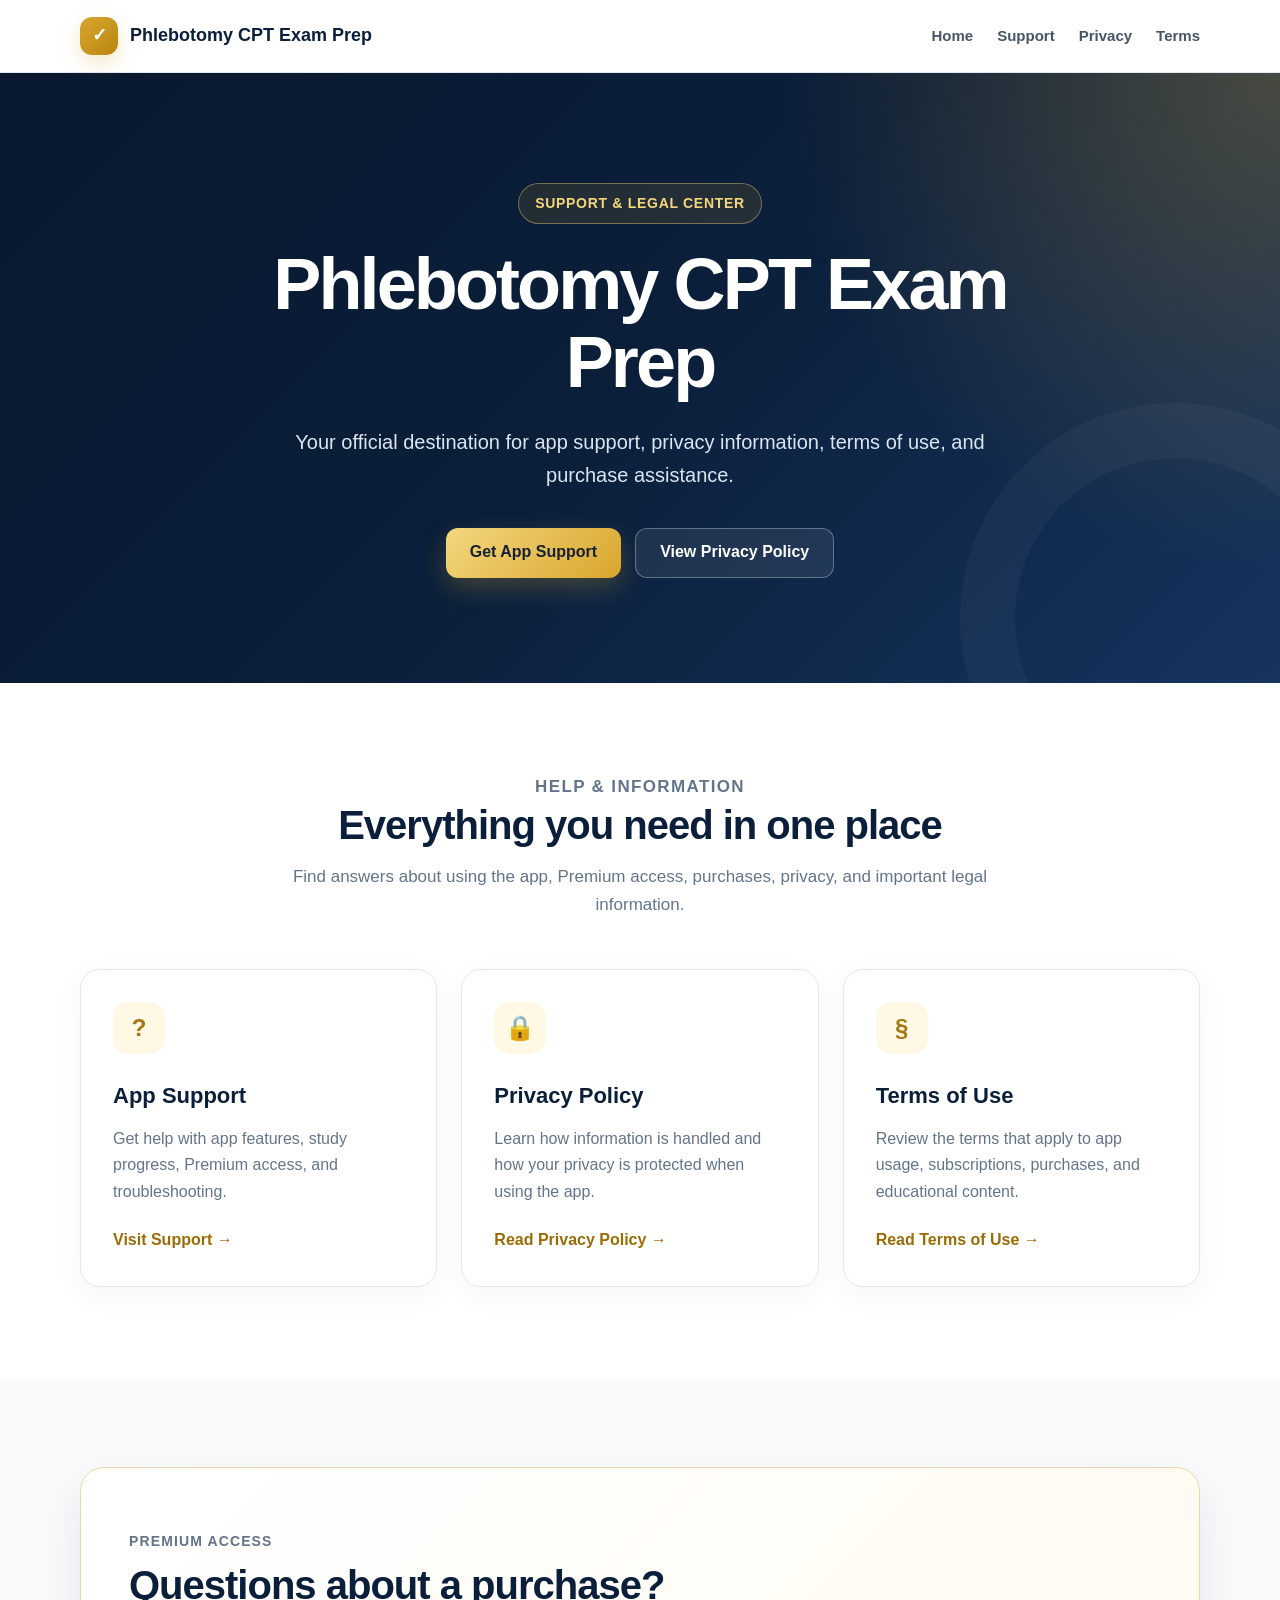
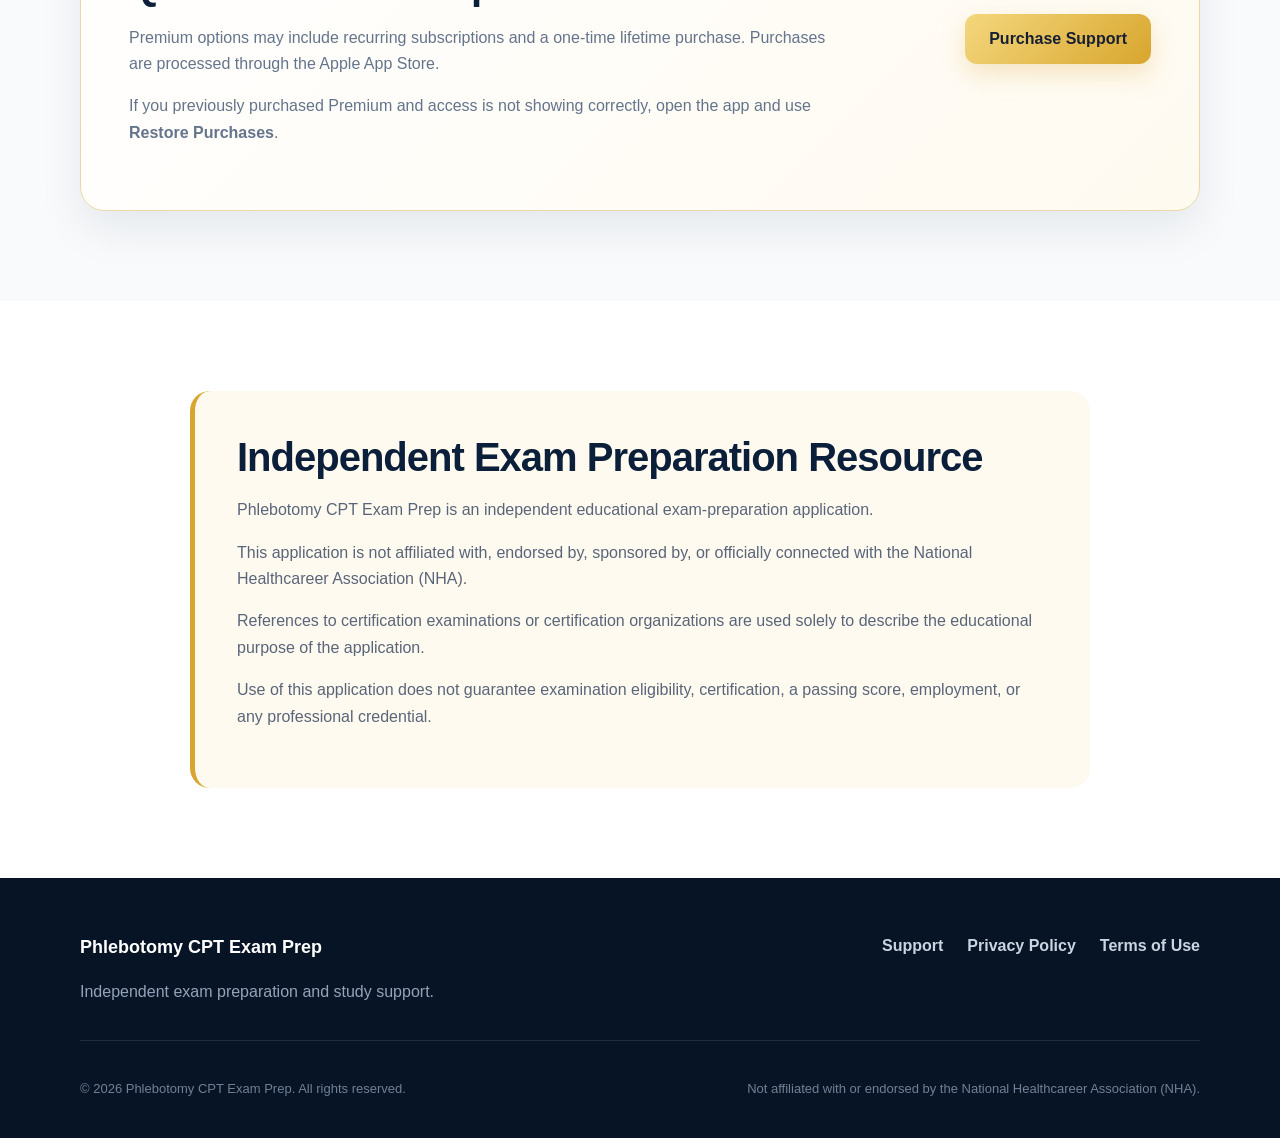
<file: index.html>
<!DOCTYPE html>
<html lang="en">
<head>
  <meta charset="UTF-8">
  <meta name="viewport" content="width=device-width, initial-scale=1.0">

  <title>Phlebotomy CPT Exam Prep | Support & Legal</title>

  <meta name="description"
        content="Official support, privacy policy, and terms of use for the Phlebotomy CPT Exam Prep application.">

  <link rel="stylesheet" href="styles.css">
</head>

<body>

  <header class="site-header">
    <div class="container nav-container">
      <a class="brand" href="index.html">
        <span class="brand-icon">✓</span>
        <span>Phlebotomy CPT Exam Prep</span>
      </a>

      <nav class="nav-links" aria-label="Main navigation">
        <a href="index.html">Home</a>
        <a href="support.html">Support</a>
        <a href="privacy.html">Privacy</a>
        <a href="terms.html">Terms</a>
      </nav>
    </div>
  </header>


  <main>

    <section class="hero">
      <div class="container hero-content">

        <div class="hero-badge">
          Support & Legal Center
        </div>

        <h1>
          Phlebotomy CPT Exam Prep
        </h1>

        <p class="hero-subtitle">
          Your official destination for app support, privacy information,
          terms of use, and purchase assistance.
        </p>

        <div class="hero-actions">
          <a class="button button-primary" href="support.html">
            Get App Support
          </a>

          <a class="button button-secondary" href="privacy.html">
            View Privacy Policy
          </a>
        </div>

      </div>
    </section>


    <section class="section">
      <div class="container">

        <div class="section-heading">
          <p class="eyebrow">Help & Information</p>
          <h2>Everything you need in one place</h2>
          <p>
            Find answers about using the app, Premium access,
            purchases, privacy, and important legal information.
          </p>
        </div>


        <div class="card-grid">

          <a class="info-card" href="support.html">
            <div class="card-icon">?</div>

            <h3>App Support</h3>

            <p>
              Get help with app features, study progress,
              Premium access, and troubleshooting.
            </p>

            <span class="card-link">
              Visit Support →
            </span>
          </a>


          <a class="info-card" href="privacy.html">
            <div class="card-icon">🔒</div>

            <h3>Privacy Policy</h3>

            <p>
              Learn how information is handled and how
              your privacy is protected when using the app.
            </p>

            <span class="card-link">
              Read Privacy Policy →
            </span>
          </a>


          <a class="info-card" href="terms.html">
            <div class="card-icon">§</div>

            <h3>Terms of Use</h3>

            <p>
              Review the terms that apply to app usage,
              subscriptions, purchases, and educational content.
            </p>

            <span class="card-link">
              Read Terms of Use →
            </span>
          </a>

        </div>

      </div>
    </section>


    <section class="section section-light">
      <div class="container">

        <div class="premium-panel">

          <div>
            <p class="eyebrow">Premium Access</p>

            <h2>Questions about a purchase?</h2>

            <p>
              Premium options may include recurring subscriptions
              and a one-time lifetime purchase.
              Purchases are processed through the Apple App Store.
            </p>

            <p>
              If you previously purchased Premium and access is not
              showing correctly, open the app and use
              <strong>Restore Purchases</strong>.
            </p>
          </div>

          <div class="premium-action">
            <a class="button button-primary" href="support.html">
              Purchase Support
            </a>
          </div>

        </div>

      </div>
    </section>


    <section class="section">
      <div class="container">

        <div class="disclaimer-box">

          <h2>Independent Exam Preparation Resource</h2>

          <p>
            Phlebotomy CPT Exam Prep is an independent educational
            exam-preparation application.
          </p>

          <p>
            This application is not affiliated with, endorsed by,
            sponsored by, or officially connected with the
            National Healthcareer Association (NHA).
          </p>

          <p>
            References to certification examinations or certification
            organizations are used solely to describe the educational
            purpose of the application.
          </p>

          <p>
            Use of this application does not guarantee examination
            eligibility, certification, a passing score, employment,
            or any professional credential.
          </p>

        </div>

      </div>
    </section>

  </main>


  <footer class="site-footer">
    <div class="container footer-content">

      <div>
        <strong>Phlebotomy CPT Exam Prep</strong>

        <p>
          Independent exam preparation and study support.
        </p>
      </div>


      <div class="footer-links">
        <a href="support.html">Support</a>
        <a href="privacy.html">Privacy Policy</a>
        <a href="terms.html">Terms of Use</a>
      </div>

    </div>


    <div class="container footer-bottom">
      <p>
        © 2026 Phlebotomy CPT Exam Prep. All rights reserved.
      </p>

      <p>
        Not affiliated with or endorsed by the National Healthcareer
        Association (NHA).
      </p>
    </div>
  </footer>

</body>
</html>
</file>
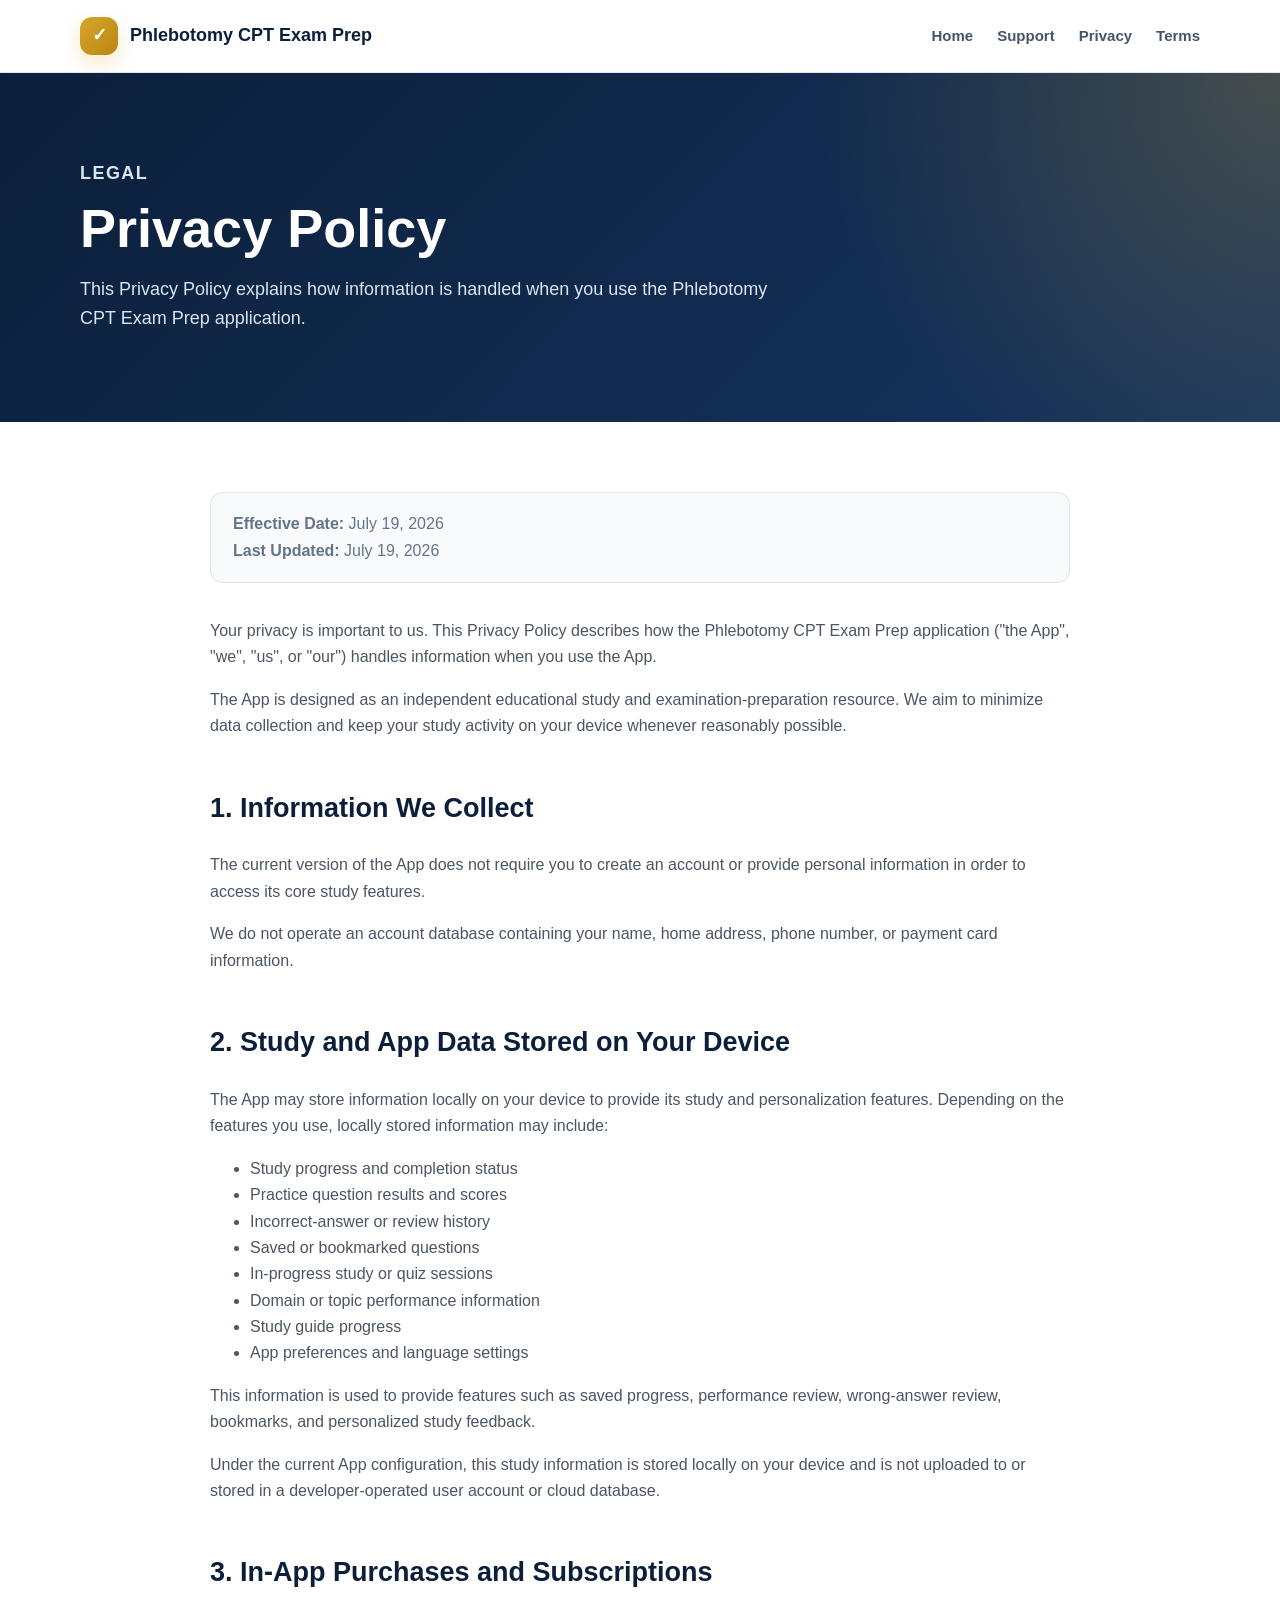
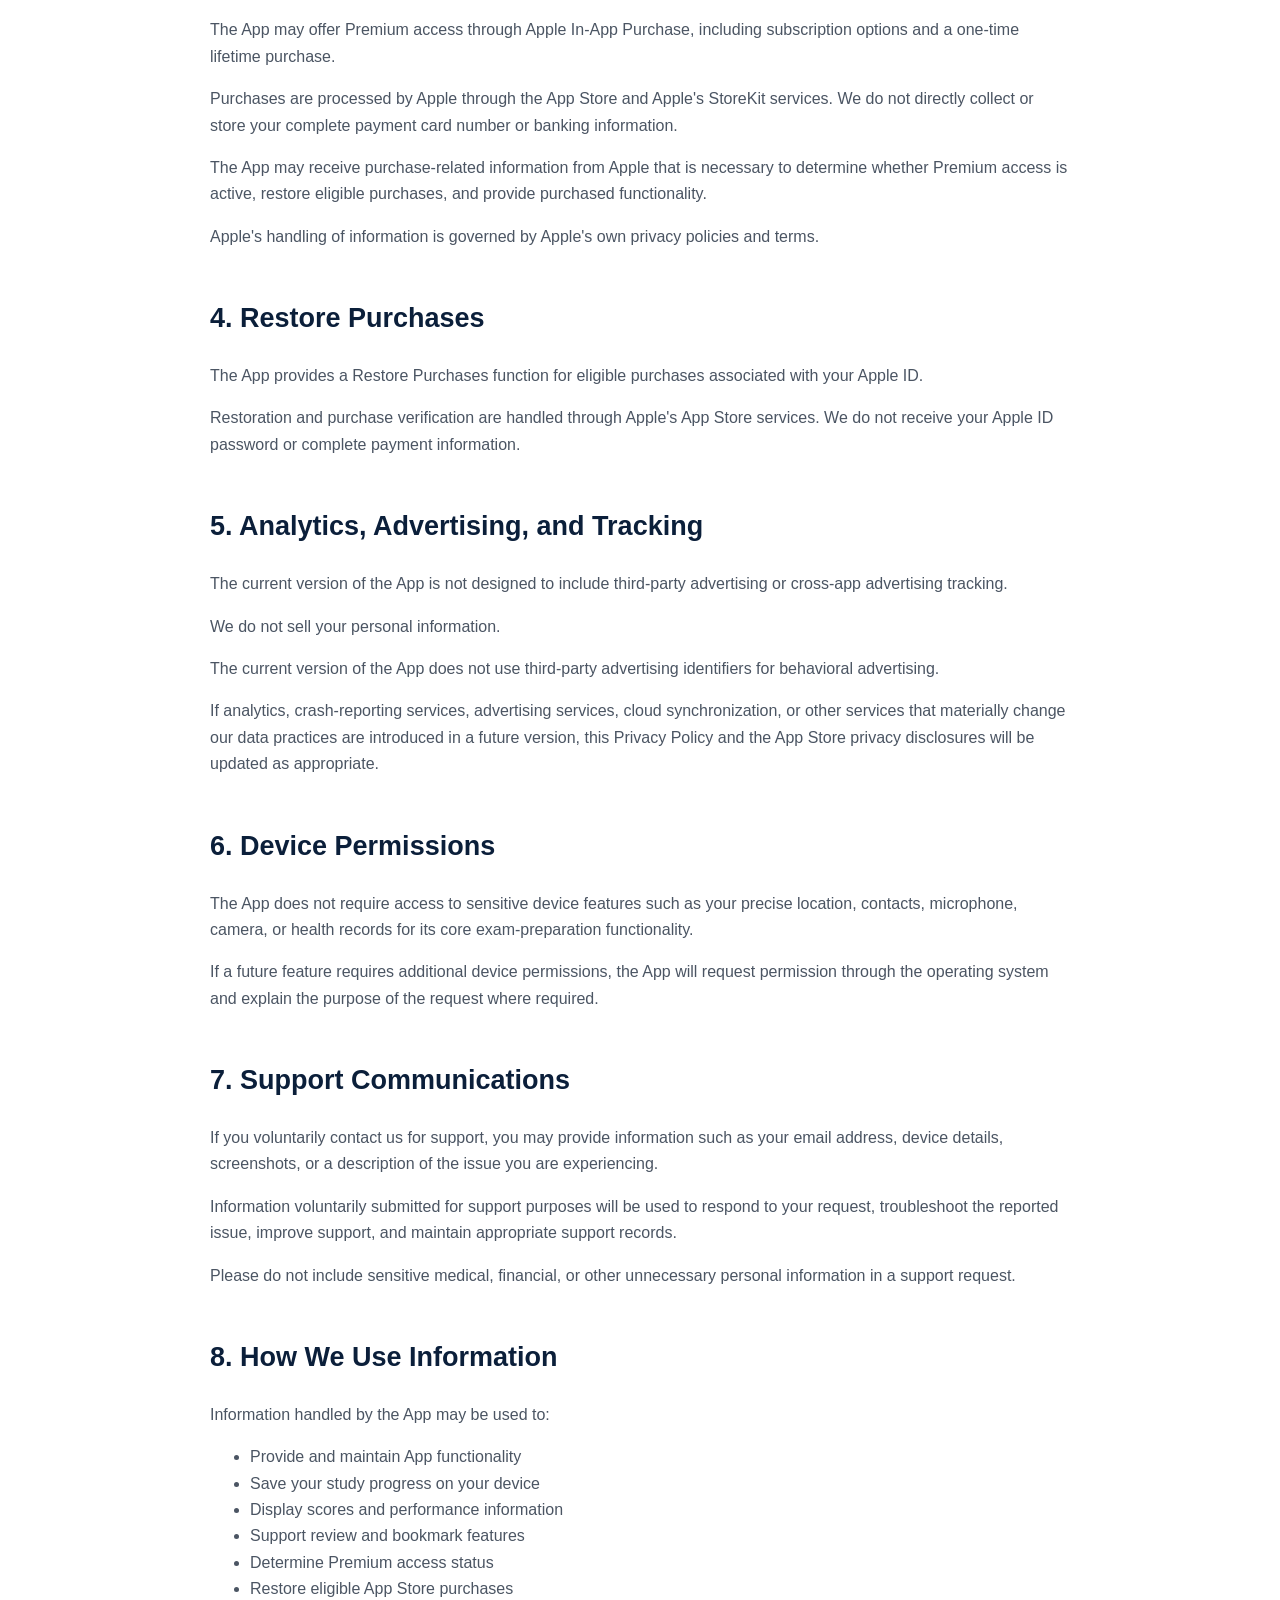
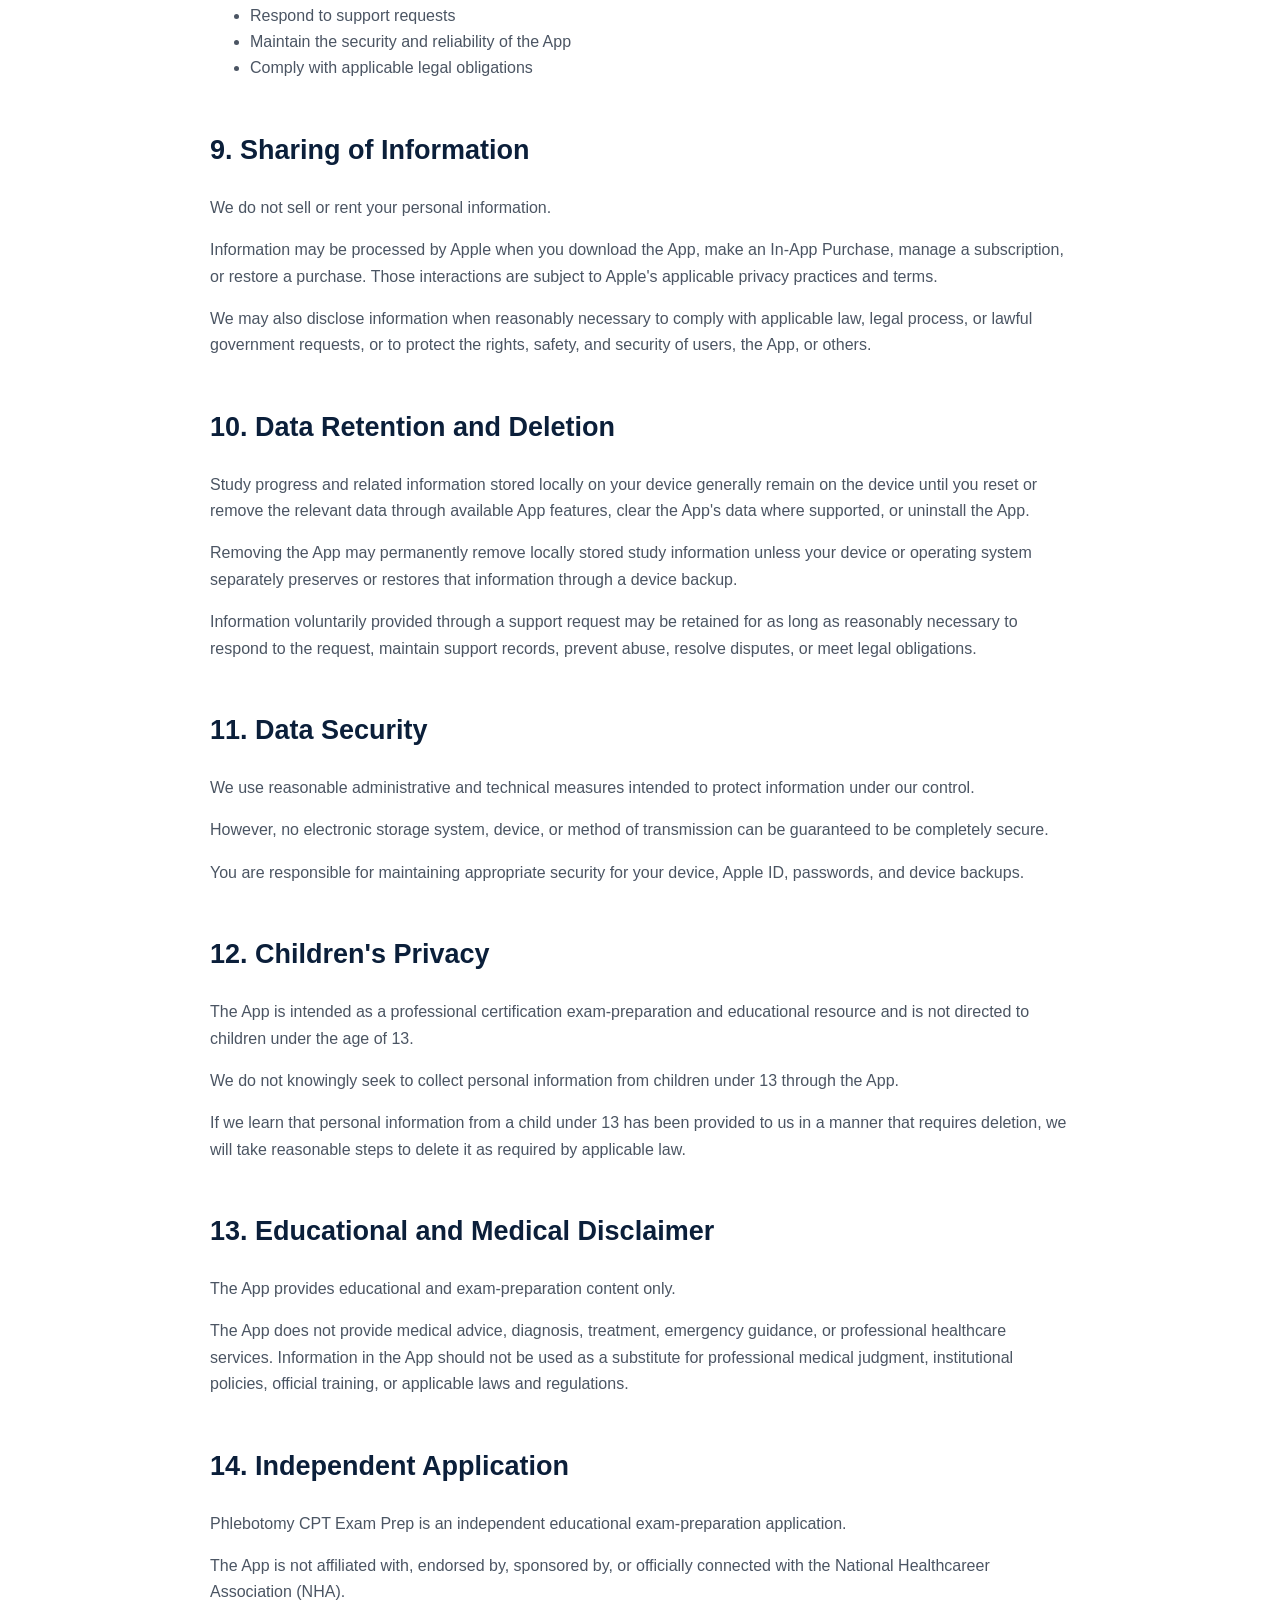
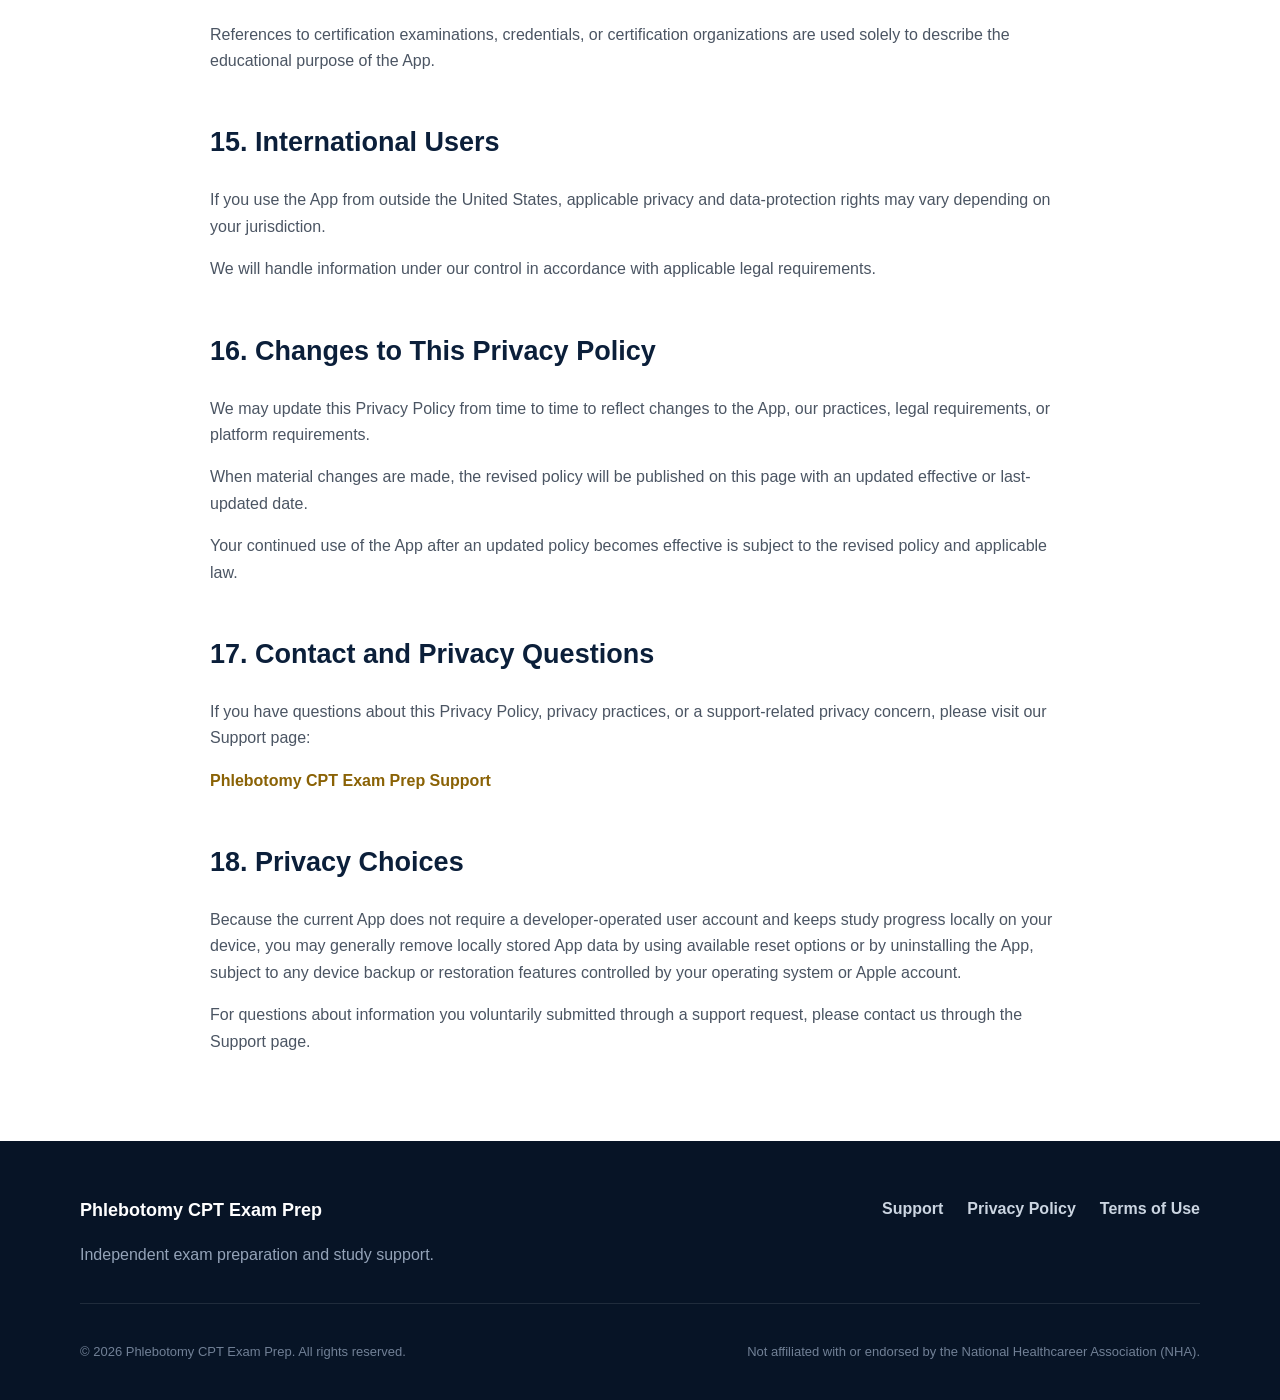
<file: privacy.html>
<!DOCTYPE html>
<html lang="en">
<head>
  <meta charset="UTF-8">
  <meta name="viewport" content="width=device-width, initial-scale=1.0">

  <title>Privacy Policy | Phlebotomy CPT Exam Prep</title>

  <meta name="description"
        content="Privacy Policy for the Phlebotomy CPT Exam Prep application.">

  <link rel="stylesheet" href="styles.css">
</head>

<body>

  <header class="site-header">
    <div class="container nav-container">

      <a class="brand" href="index.html">
        <span class="brand-icon">✓</span>
        <span>Phlebotomy CPT Exam Prep</span>
      </a>

      <nav class="nav-links" aria-label="Main navigation">
        <a href="index.html">Home</a>
        <a href="support.html">Support</a>
        <a href="privacy.html">Privacy</a>
        <a href="terms.html">Terms</a>
      </nav>

    </div>
  </header>


  <main>

    <section class="page-hero">
      <div class="container">

        <p class="eyebrow">Legal</p>

        <h1>Privacy Policy</h1>

        <p>
          This Privacy Policy explains how information is handled when
          you use the Phlebotomy CPT Exam Prep application.
        </p>

      </div>
    </section>


    <div class="container">

      <article class="legal-content">

        <div class="legal-meta">
          <strong>Effective Date:</strong> July 19, 2026
          <br>
          <strong>Last Updated:</strong> July 19, 2026
        </div>


        <p>
          Your privacy is important to us. This Privacy Policy describes
          how the Phlebotomy CPT Exam Prep application ("the App",
          "we", "us", or "our") handles information when you use the App.
        </p>

        <p>
          The App is designed as an independent educational study and
          examination-preparation resource. We aim to minimize data
          collection and keep your study activity on your device whenever
          reasonably possible.
        </p>


        <h2>1. Information We Collect</h2>

        <p>
          The current version of the App does not require you to create
          an account or provide personal information in order to access
          its core study features.
        </p>

        <p>
          We do not operate an account database containing your name,
          home address, phone number, or payment card information.
        </p>


        <h2>2. Study and App Data Stored on Your Device</h2>

        <p>
          The App may store information locally on your device to provide
          its study and personalization features. Depending on the
          features you use, locally stored information may include:
        </p>

        <ul>
          <li>Study progress and completion status</li>
          <li>Practice question results and scores</li>
          <li>Incorrect-answer or review history</li>
          <li>Saved or bookmarked questions</li>
          <li>In-progress study or quiz sessions</li>
          <li>Domain or topic performance information</li>
          <li>Study guide progress</li>
          <li>App preferences and language settings</li>
        </ul>

        <p>
          This information is used to provide features such as saved
          progress, performance review, wrong-answer review, bookmarks,
          and personalized study feedback.
        </p>

        <p>
          Under the current App configuration, this study information is
          stored locally on your device and is not uploaded to or stored
          in a developer-operated user account or cloud database.
        </p>


        <h2>3. In-App Purchases and Subscriptions</h2>

        <p>
          The App may offer Premium access through Apple In-App Purchase,
          including subscription options and a one-time lifetime purchase.
        </p>

        <p>
          Purchases are processed by Apple through the App Store and
          Apple's StoreKit services. We do not directly collect or store
          your complete payment card number or banking information.
        </p>

        <p>
          The App may receive purchase-related information from Apple
          that is necessary to determine whether Premium access is active,
          restore eligible purchases, and provide purchased functionality.
        </p>

        <p>
          Apple's handling of information is governed by Apple's own
          privacy policies and terms.
        </p>


        <h2>4. Restore Purchases</h2>

        <p>
          The App provides a Restore Purchases function for eligible
          purchases associated with your Apple ID.
        </p>

        <p>
          Restoration and purchase verification are handled through
          Apple's App Store services. We do not receive your Apple ID
          password or complete payment information.
        </p>


        <h2>5. Analytics, Advertising, and Tracking</h2>

        <p>
          The current version of the App is not designed to include
          third-party advertising or cross-app advertising tracking.
        </p>

        <p>
          We do not sell your personal information.
        </p>

        <p>
          The current version of the App does not use third-party
          advertising identifiers for behavioral advertising.
        </p>

        <p>
          If analytics, crash-reporting services, advertising services,
          cloud synchronization, or other services that materially change
          our data practices are introduced in a future version, this
          Privacy Policy and the App Store privacy disclosures will be
          updated as appropriate.
        </p>


        <h2>6. Device Permissions</h2>

        <p>
          The App does not require access to sensitive device features
          such as your precise location, contacts, microphone, camera,
          or health records for its core exam-preparation functionality.
        </p>

        <p>
          If a future feature requires additional device permissions,
          the App will request permission through the operating system
          and explain the purpose of the request where required.
        </p>


        <h2>7. Support Communications</h2>

        <p>
          If you voluntarily contact us for support, you may provide
          information such as your email address, device details,
          screenshots, or a description of the issue you are experiencing.
        </p>

        <p>
          Information voluntarily submitted for support purposes will be
          used to respond to your request, troubleshoot the reported issue,
          improve support, and maintain appropriate support records.
        </p>

        <p>
          Please do not include sensitive medical, financial, or other
          unnecessary personal information in a support request.
        </p>


        <h2>8. How We Use Information</h2>

        <p>
          Information handled by the App may be used to:
        </p>

        <ul>
          <li>Provide and maintain App functionality</li>
          <li>Save your study progress on your device</li>
          <li>Display scores and performance information</li>
          <li>Support review and bookmark features</li>
          <li>Determine Premium access status</li>
          <li>Restore eligible App Store purchases</li>
          <li>Respond to support requests</li>
          <li>Maintain the security and reliability of the App</li>
          <li>Comply with applicable legal obligations</li>
        </ul>


        <h2>9. Sharing of Information</h2>

        <p>
          We do not sell or rent your personal information.
        </p>

        <p>
          Information may be processed by Apple when you download the App,
          make an In-App Purchase, manage a subscription, or restore a
          purchase. Those interactions are subject to Apple's applicable
          privacy practices and terms.
        </p>

        <p>
          We may also disclose information when reasonably necessary to
          comply with applicable law, legal process, or lawful government
          requests, or to protect the rights, safety, and security of users,
          the App, or others.
        </p>


        <h2>10. Data Retention and Deletion</h2>

        <p>
          Study progress and related information stored locally on your
          device generally remain on the device until you reset or remove
          the relevant data through available App features, clear the
          App's data where supported, or uninstall the App.
        </p>

        <p>
          Removing the App may permanently remove locally stored study
          information unless your device or operating system separately
          preserves or restores that information through a device backup.
        </p>

        <p>
          Information voluntarily provided through a support request may
          be retained for as long as reasonably necessary to respond to
          the request, maintain support records, prevent abuse, resolve
          disputes, or meet legal obligations.
        </p>


        <h2>11. Data Security</h2>

        <p>
          We use reasonable administrative and technical measures intended
          to protect information under our control.
        </p>

        <p>
          However, no electronic storage system, device, or method of
          transmission can be guaranteed to be completely secure.
        </p>

        <p>
          You are responsible for maintaining appropriate security for
          your device, Apple ID, passwords, and device backups.
        </p>


        <h2>12. Children's Privacy</h2>

        <p>
          The App is intended as a professional certification
          exam-preparation and educational resource and is not directed
          to children under the age of 13.
        </p>

        <p>
          We do not knowingly seek to collect personal information from
          children under 13 through the App.
        </p>

        <p>
          If we learn that personal information from a child under 13 has
          been provided to us in a manner that requires deletion, we will
          take reasonable steps to delete it as required by applicable law.
        </p>


        <h2>13. Educational and Medical Disclaimer</h2>

        <p>
          The App provides educational and exam-preparation content only.
        </p>

        <p>
          The App does not provide medical advice, diagnosis, treatment,
          emergency guidance, or professional healthcare services.
          Information in the App should not be used as a substitute for
          professional medical judgment, institutional policies, official
          training, or applicable laws and regulations.
        </p>


        <h2>14. Independent Application</h2>

        <p>
          Phlebotomy CPT Exam Prep is an independent educational
          exam-preparation application.
        </p>

        <p>
          The App is not affiliated with, endorsed by, sponsored by, or
          officially connected with the National Healthcareer Association
          (NHA).
        </p>

        <p>
          References to certification examinations, credentials, or
          certification organizations are used solely to describe the
          educational purpose of the App.
        </p>


        <h2>15. International Users</h2>

        <p>
          If you use the App from outside the United States, applicable
          privacy and data-protection rights may vary depending on your
          jurisdiction.
        </p>

        <p>
          We will handle information under our control in accordance with
          applicable legal requirements.
        </p>


        <h2>16. Changes to This Privacy Policy</h2>

        <p>
          We may update this Privacy Policy from time to time to reflect
          changes to the App, our practices, legal requirements, or
          platform requirements.
        </p>

        <p>
          When material changes are made, the revised policy will be
          published on this page with an updated effective or
          last-updated date.
        </p>

        <p>
          Your continued use of the App after an updated policy becomes
          effective is subject to the revised policy and applicable law.
        </p>


        <h2>17. Contact and Privacy Questions</h2>

        <p>
          If you have questions about this Privacy Policy, privacy
          practices, or a support-related privacy concern, please visit
          our Support page:
        </p>

        <p>
          <a href="support.html">
            Phlebotomy CPT Exam Prep Support
          </a>
        </p>


        <h2>18. Privacy Choices</h2>

        <p>
          Because the current App does not require a developer-operated
          user account and keeps study progress locally on your device,
          you may generally remove locally stored App data by using
          available reset options or by uninstalling the App, subject to
          any device backup or restoration features controlled by your
          operating system or Apple account.
        </p>

        <p>
          For questions about information you voluntarily submitted
          through a support request, please contact us through the
          Support page.
        </p>

      </article>

    </div>

  </main>


  <footer class="site-footer">

    <div class="container footer-content">

      <div>
        <strong>Phlebotomy CPT Exam Prep</strong>

        <p>
          Independent exam preparation and study support.
        </p>
      </div>

      <div class="footer-links">
        <a href="support.html">Support</a>
        <a href="privacy.html">Privacy Policy</a>
        <a href="terms.html">Terms of Use</a>
      </div>

    </div>


    <div class="container footer-bottom">

      <p>
        © 2026 Phlebotomy CPT Exam Prep. All rights reserved.
      </p>

      <p>
        Not affiliated with or endorsed by the National Healthcareer
        Association (NHA).
      </p>

    </div>

  </footer>

</body>
</html>
</file>
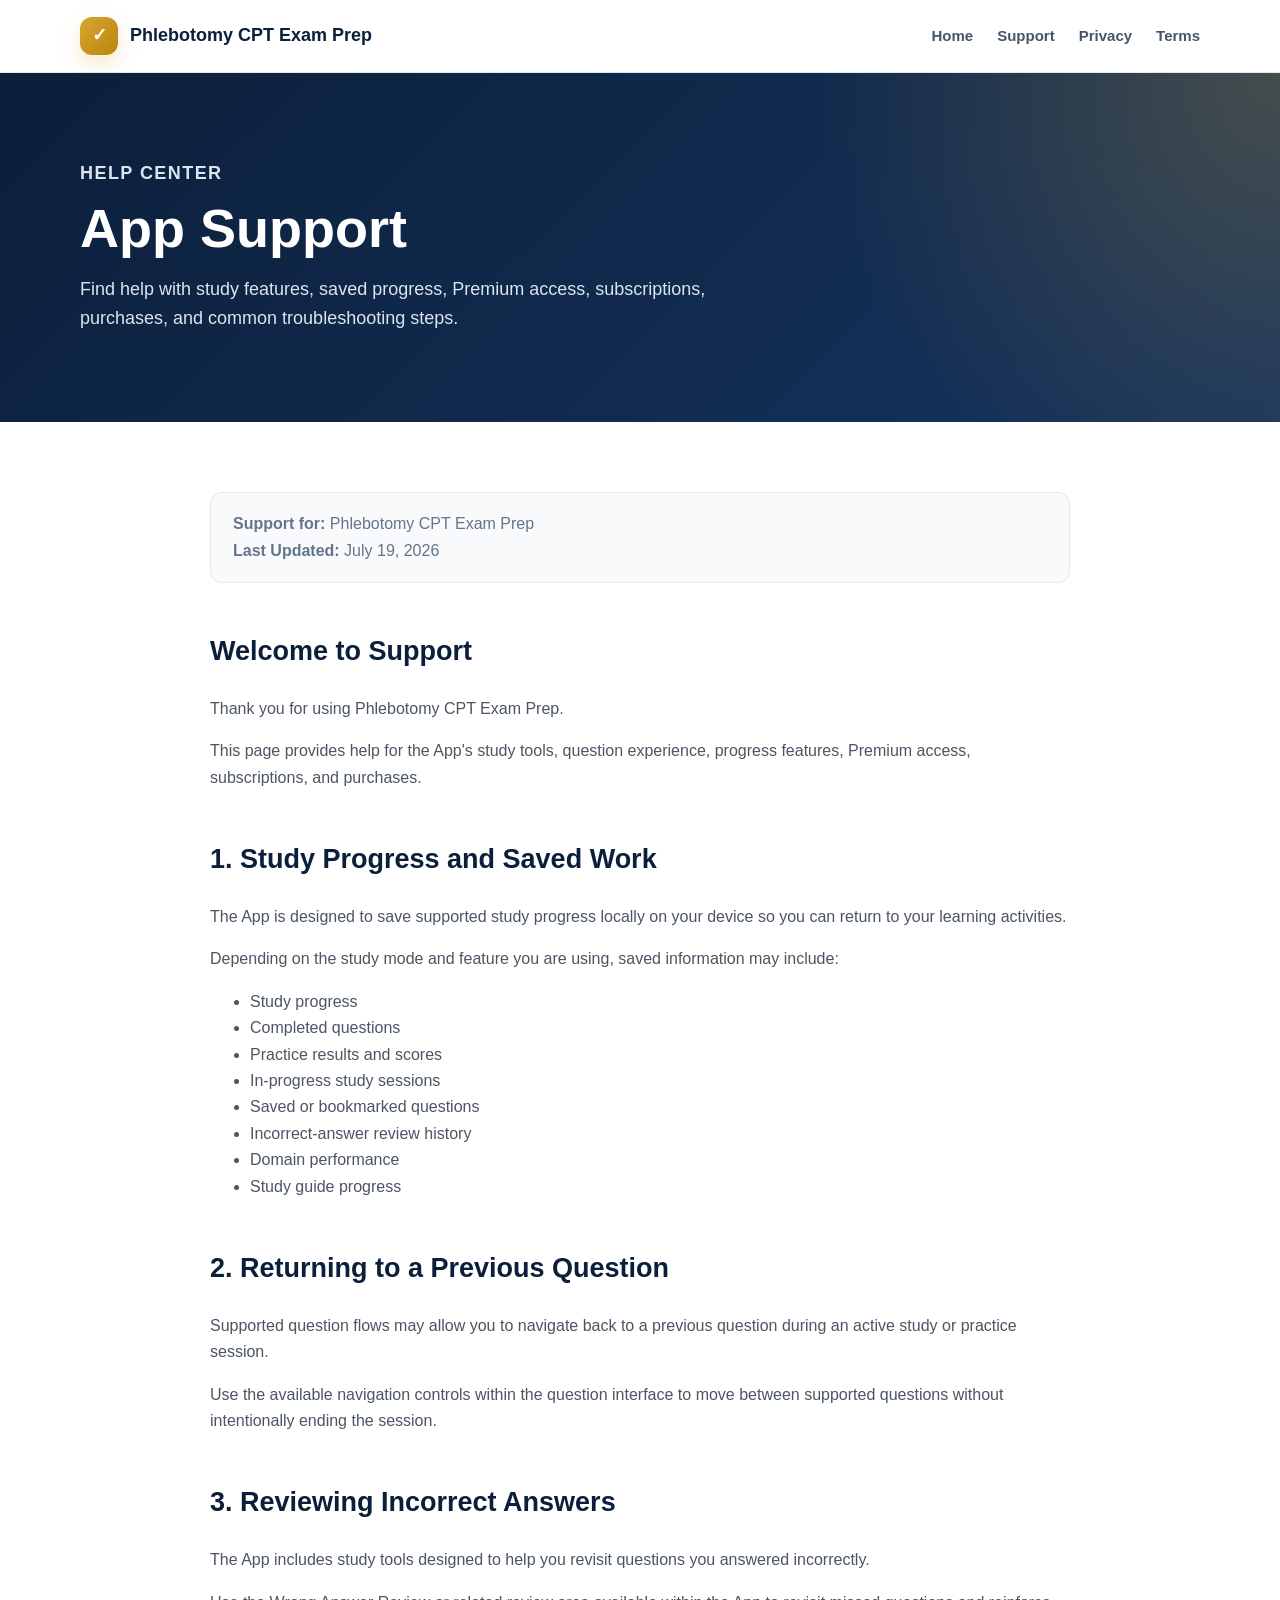
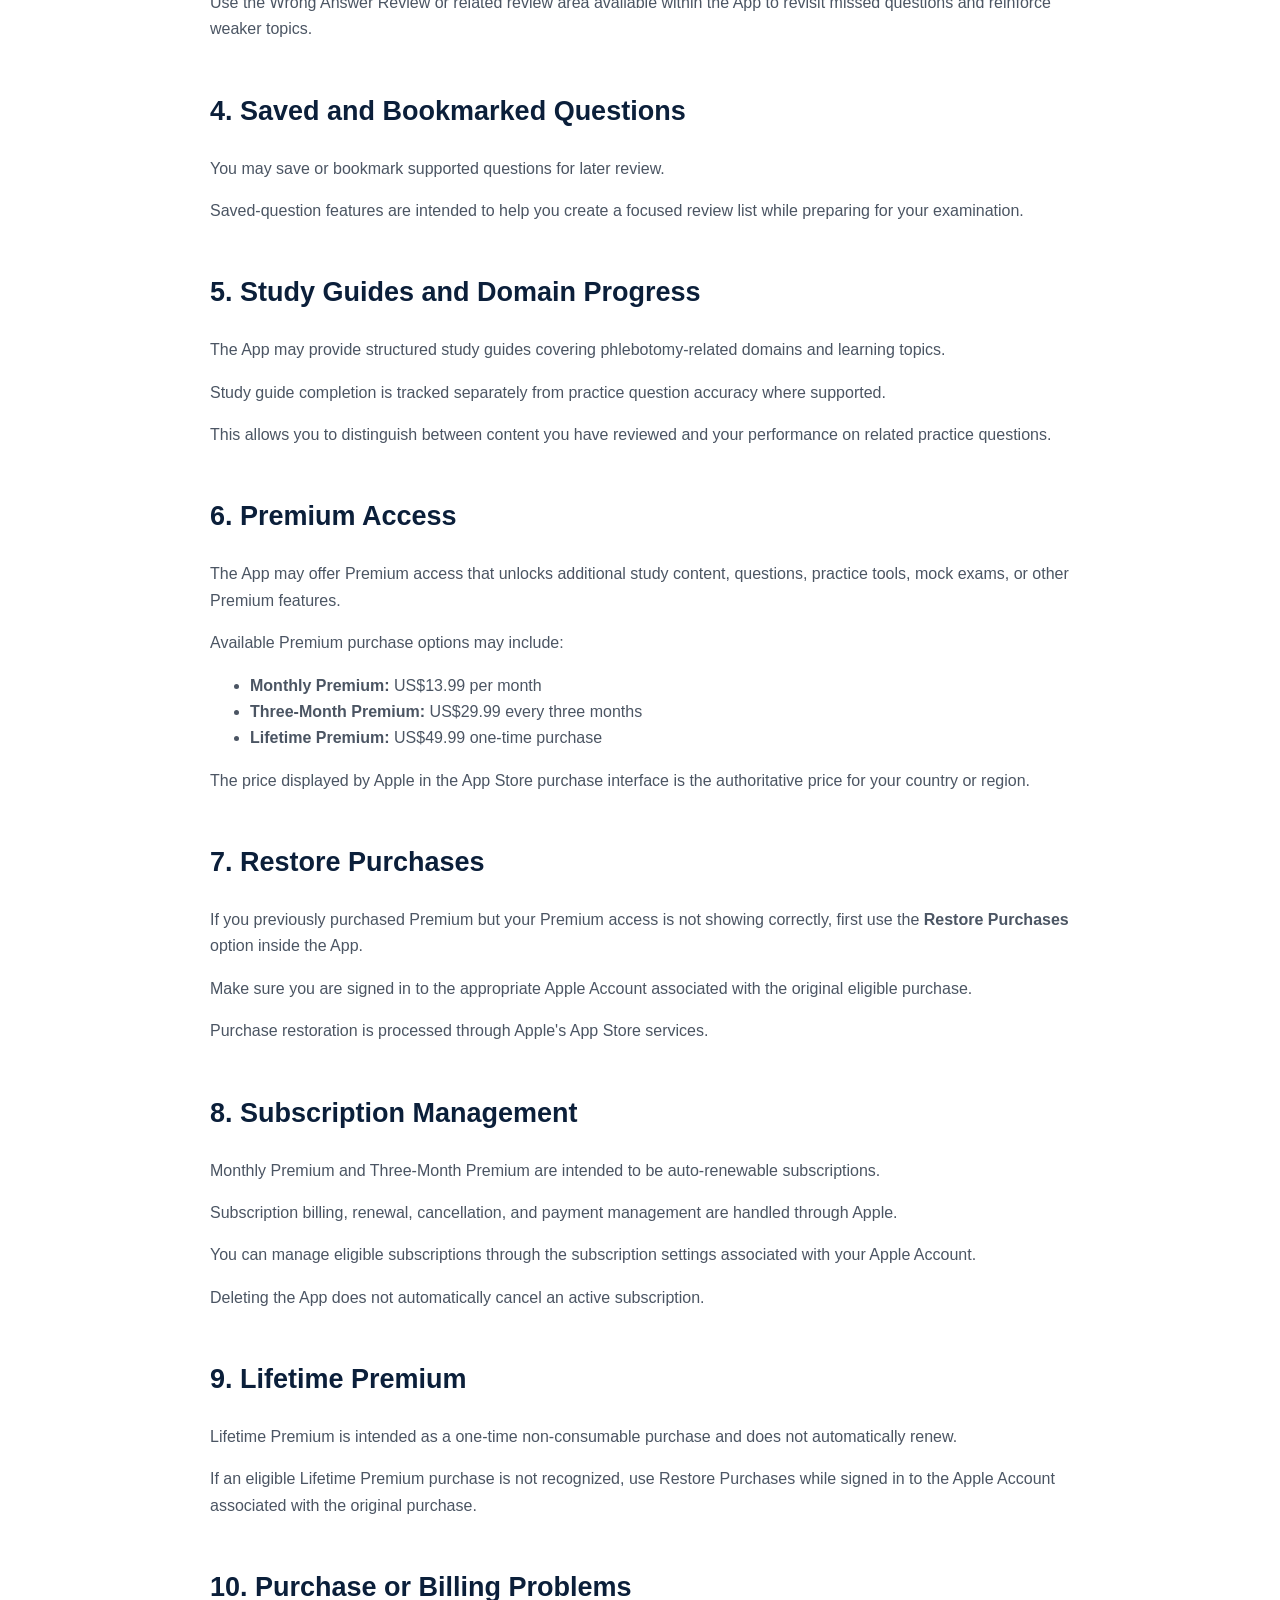
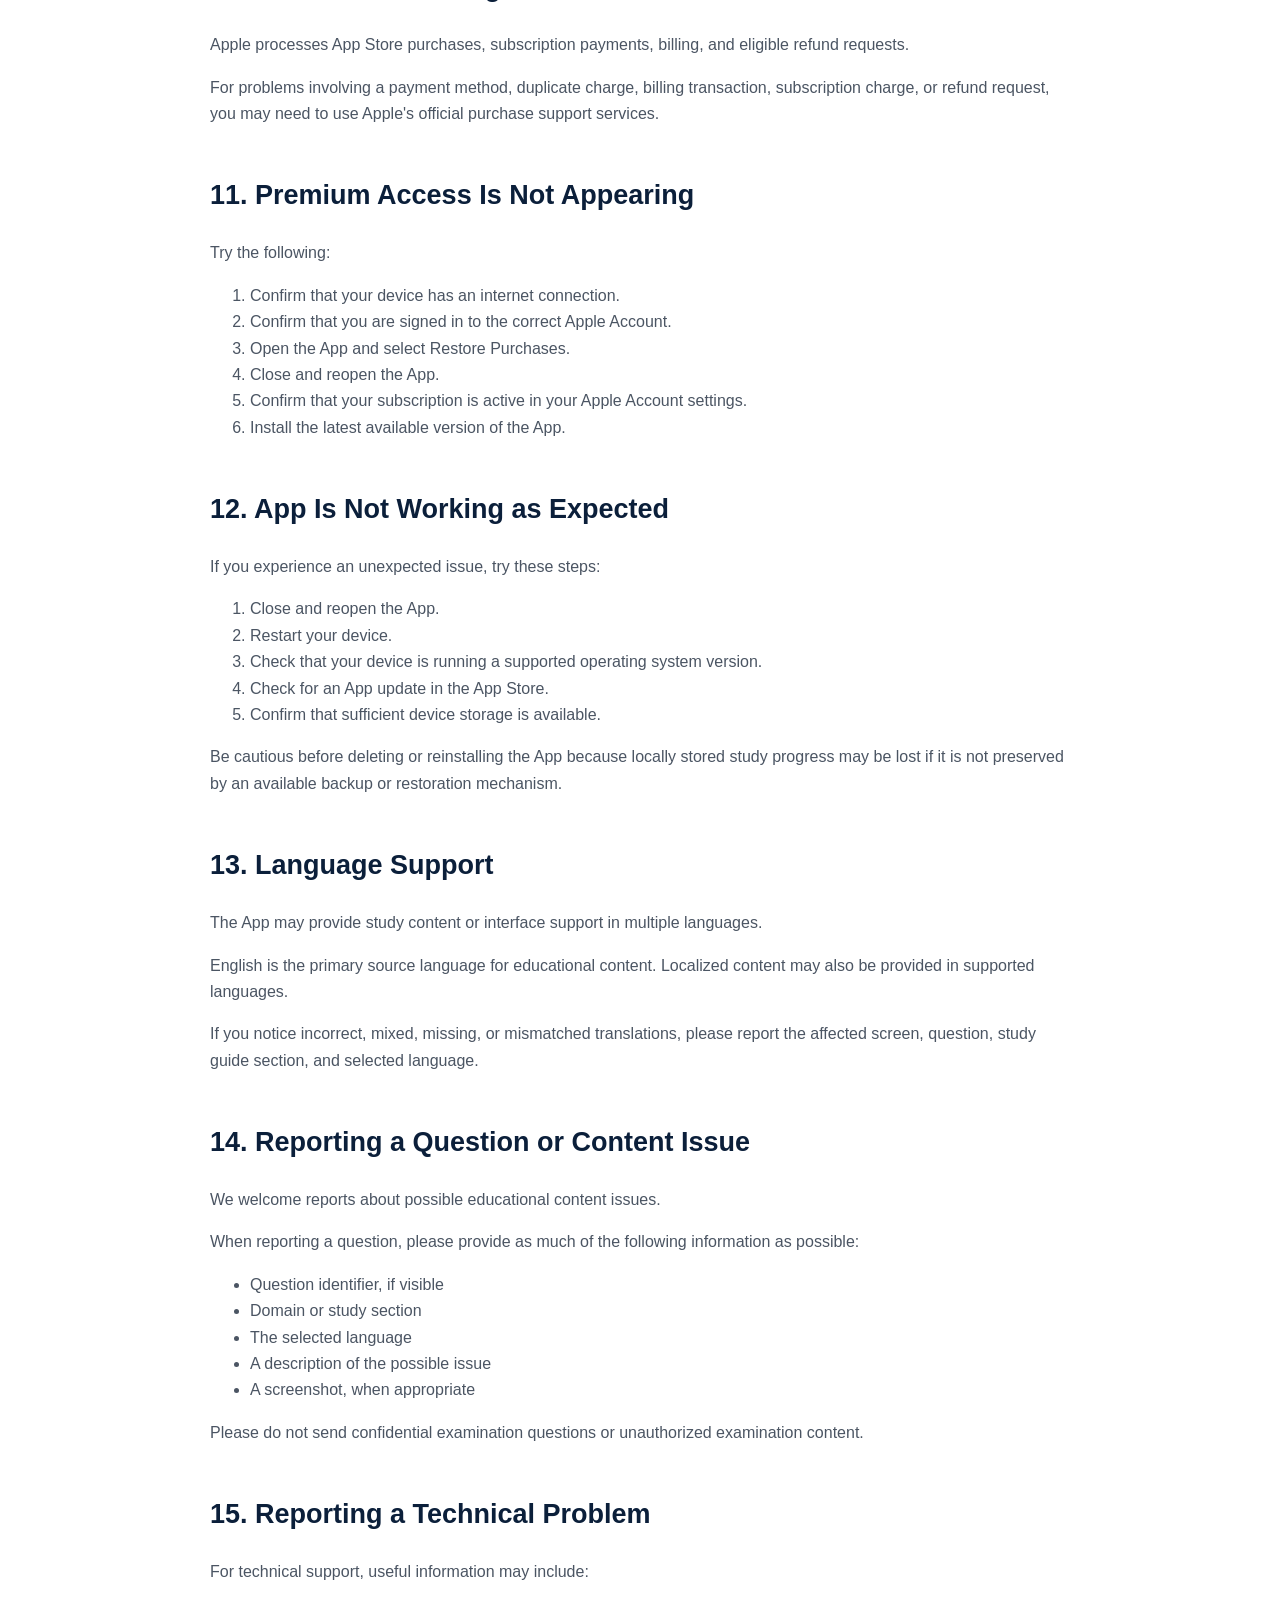
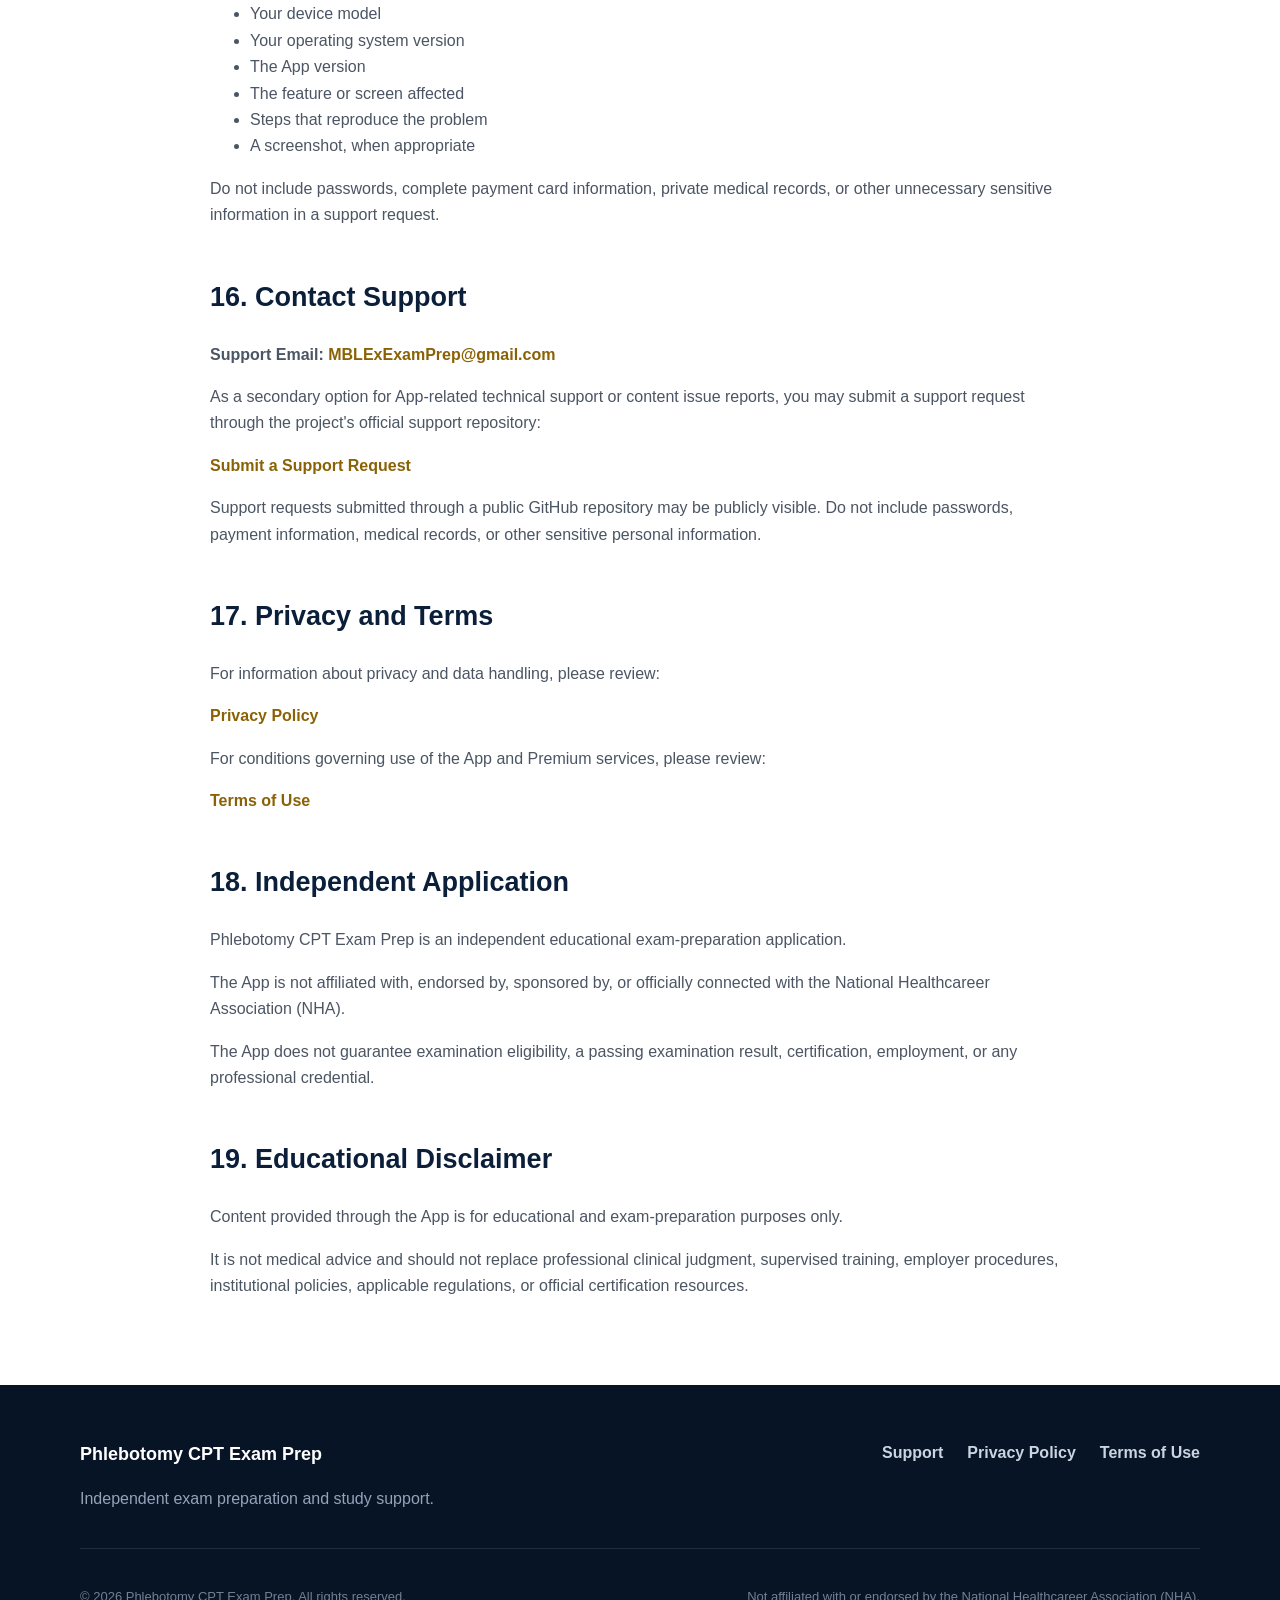
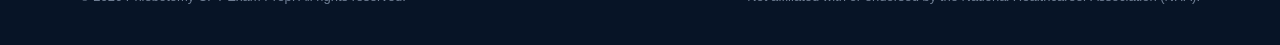
<file: support.html>
<!DOCTYPE html>
<html lang="en">
<head>
  <meta charset="UTF-8">
  <meta name="viewport" content="width=device-width, initial-scale=1.0">

  <title>Support | Phlebotomy CPT Exam Prep</title>

  <meta name="description"
        content="Official support center for the Phlebotomy CPT Exam Prep application.">

  <link rel="stylesheet" href="styles.css">
</head>

<body>

  <header class="site-header">
    <div class="container nav-container">

      <a class="brand" href="index.html">
        <span class="brand-icon">✓</span>
        <span>Phlebotomy CPT Exam Prep</span>
      </a>

      <nav class="nav-links" aria-label="Main navigation">
        <a href="index.html">Home</a>
        <a href="support.html">Support</a>
        <a href="privacy.html">Privacy</a>
        <a href="terms.html">Terms</a>
      </nav>

    </div>
  </header>


  <main>

    <section class="page-hero">
      <div class="container">

        <p class="eyebrow">Help Center</p>

        <h1>App Support</h1>

        <p>
          Find help with study features, saved progress, Premium access,
          subscriptions, purchases, and common troubleshooting steps.
        </p>

      </div>
    </section>


    <div class="container">

      <article class="legal-content">

        <div class="legal-meta">
          <strong>Support for:</strong> Phlebotomy CPT Exam Prep
          <br>
          <strong>Last Updated:</strong> July 19, 2026
        </div>


        <h2>Welcome to Support</h2>

        <p>
          Thank you for using Phlebotomy CPT Exam Prep.
        </p>

        <p>
          This page provides help for the App's study tools,
          question experience, progress features, Premium access,
          subscriptions, and purchases.
        </p>


        <h2>1. Study Progress and Saved Work</h2>

        <p>
          The App is designed to save supported study progress locally
          on your device so you can return to your learning activities.
        </p>

        <p>
          Depending on the study mode and feature you are using,
          saved information may include:
        </p>

        <ul>
          <li>Study progress</li>
          <li>Completed questions</li>
          <li>Practice results and scores</li>
          <li>In-progress study sessions</li>
          <li>Saved or bookmarked questions</li>
          <li>Incorrect-answer review history</li>
          <li>Domain performance</li>
          <li>Study guide progress</li>
        </ul>


        <h2>2. Returning to a Previous Question</h2>

        <p>
          Supported question flows may allow you to navigate back to
          a previous question during an active study or practice session.
        </p>

        <p>
          Use the available navigation controls within the question
          interface to move between supported questions without
          intentionally ending the session.
        </p>


        <h2>3. Reviewing Incorrect Answers</h2>

        <p>
          The App includes study tools designed to help you revisit
          questions you answered incorrectly.
        </p>

        <p>
          Use the Wrong Answer Review or related review area available
          within the App to revisit missed questions and reinforce
          weaker topics.
        </p>


        <h2>4. Saved and Bookmarked Questions</h2>

        <p>
          You may save or bookmark supported questions for later review.
        </p>

        <p>
          Saved-question features are intended to help you create a
          focused review list while preparing for your examination.
        </p>


        <h2>5. Study Guides and Domain Progress</h2>

        <p>
          The App may provide structured study guides covering
          phlebotomy-related domains and learning topics.
        </p>

        <p>
          Study guide completion is tracked separately from practice
          question accuracy where supported.
        </p>

        <p>
          This allows you to distinguish between content you have reviewed
          and your performance on related practice questions.
        </p>


        <h2>6. Premium Access</h2>

        <p>
          The App may offer Premium access that unlocks additional
          study content, questions, practice tools, mock exams,
          or other Premium features.
        </p>

        <p>
          Available Premium purchase options may include:
        </p>

        <ul>
          <li>
            <strong>Monthly Premium:</strong>
            US$13.99 per month
          </li>

          <li>
            <strong>Three-Month Premium:</strong>
            US$29.99 every three months
          </li>

          <li>
            <strong>Lifetime Premium:</strong>
            US$49.99 one-time purchase
          </li>
        </ul>

        <p>
          The price displayed by Apple in the App Store purchase interface
          is the authoritative price for your country or region.
        </p>


        <h2>7. Restore Purchases</h2>

        <p>
          If you previously purchased Premium but your Premium access
          is not showing correctly, first use the
          <strong>Restore Purchases</strong> option inside the App.
        </p>

        <p>
          Make sure you are signed in to the appropriate Apple Account
          associated with the original eligible purchase.
        </p>

        <p>
          Purchase restoration is processed through Apple's App Store
          services.
        </p>


        <h2>8. Subscription Management</h2>

        <p>
          Monthly Premium and Three-Month Premium are intended to be
          auto-renewable subscriptions.
        </p>

        <p>
          Subscription billing, renewal, cancellation, and payment
          management are handled through Apple.
        </p>

        <p>
          You can manage eligible subscriptions through the subscription
          settings associated with your Apple Account.
        </p>

        <p>
          Deleting the App does not automatically cancel an active
          subscription.
        </p>


        <h2>9. Lifetime Premium</h2>

        <p>
          Lifetime Premium is intended as a one-time non-consumable
          purchase and does not automatically renew.
        </p>

        <p>
          If an eligible Lifetime Premium purchase is not recognized,
          use Restore Purchases while signed in to the Apple Account
          associated with the original purchase.
        </p>


        <h2>10. Purchase or Billing Problems</h2>

        <p>
          Apple processes App Store purchases, subscription payments,
          billing, and eligible refund requests.
        </p>

        <p>
          For problems involving a payment method, duplicate charge,
          billing transaction, subscription charge, or refund request,
          you may need to use Apple's official purchase support services.
        </p>


        <h2>11. Premium Access Is Not Appearing</h2>

        <p>
          Try the following:
        </p>

        <ol>
          <li>Confirm that your device has an internet connection.</li>
          <li>Confirm that you are signed in to the correct Apple Account.</li>
          <li>Open the App and select Restore Purchases.</li>
          <li>Close and reopen the App.</li>
          <li>Confirm that your subscription is active in your Apple Account settings.</li>
          <li>Install the latest available version of the App.</li>
        </ol>


        <h2>12. App Is Not Working as Expected</h2>

        <p>
          If you experience an unexpected issue, try these steps:
        </p>

        <ol>
          <li>Close and reopen the App.</li>
          <li>Restart your device.</li>
          <li>Check that your device is running a supported operating system version.</li>
          <li>Check for an App update in the App Store.</li>
          <li>Confirm that sufficient device storage is available.</li>
        </ol>

        <p>
          Be cautious before deleting or reinstalling the App because
          locally stored study progress may be lost if it is not preserved
          by an available backup or restoration mechanism.
        </p>


        <h2>13. Language Support</h2>

        <p>
          The App may provide study content or interface support in
          multiple languages.
        </p>

        <p>
          English is the primary source language for educational content.
          Localized content may also be provided in supported languages.
        </p>

        <p>
          If you notice incorrect, mixed, missing, or mismatched
          translations, please report the affected screen, question,
          study guide section, and selected language.
        </p>


        <h2>14. Reporting a Question or Content Issue</h2>

        <p>
          We welcome reports about possible educational content issues.
        </p>

        <p>
          When reporting a question, please provide as much of the
          following information as possible:
        </p>

        <ul>
          <li>Question identifier, if visible</li>
          <li>Domain or study section</li>
          <li>The selected language</li>
          <li>A description of the possible issue</li>
          <li>A screenshot, when appropriate</li>
        </ul>

        <p>
          Please do not send confidential examination questions or
          unauthorized examination content.
        </p>


        <h2>15. Reporting a Technical Problem</h2>

        <p>
          For technical support, useful information may include:
        </p>

        <ul>
          <li>Your device model</li>
          <li>Your operating system version</li>
          <li>The App version</li>
          <li>The feature or screen affected</li>
          <li>Steps that reproduce the problem</li>
          <li>A screenshot, when appropriate</li>
        </ul>

        <p>
          Do not include passwords, complete payment card information,
          private medical records, or other unnecessary sensitive
          information in a support request.
        </p>


        <h2>16. Contact Support</h2>

        <p>
          <strong>Support Email:</strong>
          <a href="mailto:MBLExExamPrep@gmail.com">
            MBLExExamPrep@gmail.com
          </a>
        </p>

        <p>
          As a secondary option for App-related technical support or
          content issue reports, you may submit a support request through
          the project's official support repository:
        </p>

        <p>
          <a
            href="https://github.com/MCLEUNG-888/nha-phlebotomy-cpt-exam-prep-support/issues/new"
            target="_blank"
            rel="noopener noreferrer">
            Submit a Support Request
          </a>
        </p>

        <p>
          Support requests submitted through a public GitHub repository
          may be publicly visible. Do not include passwords, payment
          information, medical records, or other sensitive personal
          information.
        </p>


        <h2>17. Privacy and Terms</h2>

        <p>
          For information about privacy and data handling, please review:
        </p>

        <p>
          <a href="privacy.html">
            Privacy Policy
          </a>
        </p>

        <p>
          For conditions governing use of the App and Premium services,
          please review:
        </p>

        <p>
          <a href="terms.html">
            Terms of Use
          </a>
        </p>


        <h2>18. Independent Application</h2>

        <p>
          Phlebotomy CPT Exam Prep is an independent educational
          exam-preparation application.
        </p>

        <p>
          The App is not affiliated with, endorsed by, sponsored by,
          or officially connected with the National Healthcareer
          Association (NHA).
        </p>

        <p>
          The App does not guarantee examination eligibility,
          a passing examination result, certification, employment,
          or any professional credential.
        </p>


        <h2>19. Educational Disclaimer</h2>

        <p>
          Content provided through the App is for educational and
          exam-preparation purposes only.
        </p>

        <p>
          It is not medical advice and should not replace professional
          clinical judgment, supervised training, employer procedures,
          institutional policies, applicable regulations, or official
          certification resources.
        </p>

      </article>

    </div>

  </main>


  <footer class="site-footer">

    <div class="container footer-content">

      <div>
        <strong>Phlebotomy CPT Exam Prep</strong>

        <p>
          Independent exam preparation and study support.
        </p>
      </div>

      <div class="footer-links">
        <a href="support.html">Support</a>
        <a href="privacy.html">Privacy Policy</a>
        <a href="terms.html">Terms of Use</a>
      </div>

    </div>


    <div class="container footer-bottom">

      <p>
        © 2026 Phlebotomy CPT Exam Prep. All rights reserved.
      </p>

      <p>
        Not affiliated with or endorsed by the National Healthcareer
        Association (NHA).
      </p>

    </div>

  </footer>

</body>
</html>
</file>
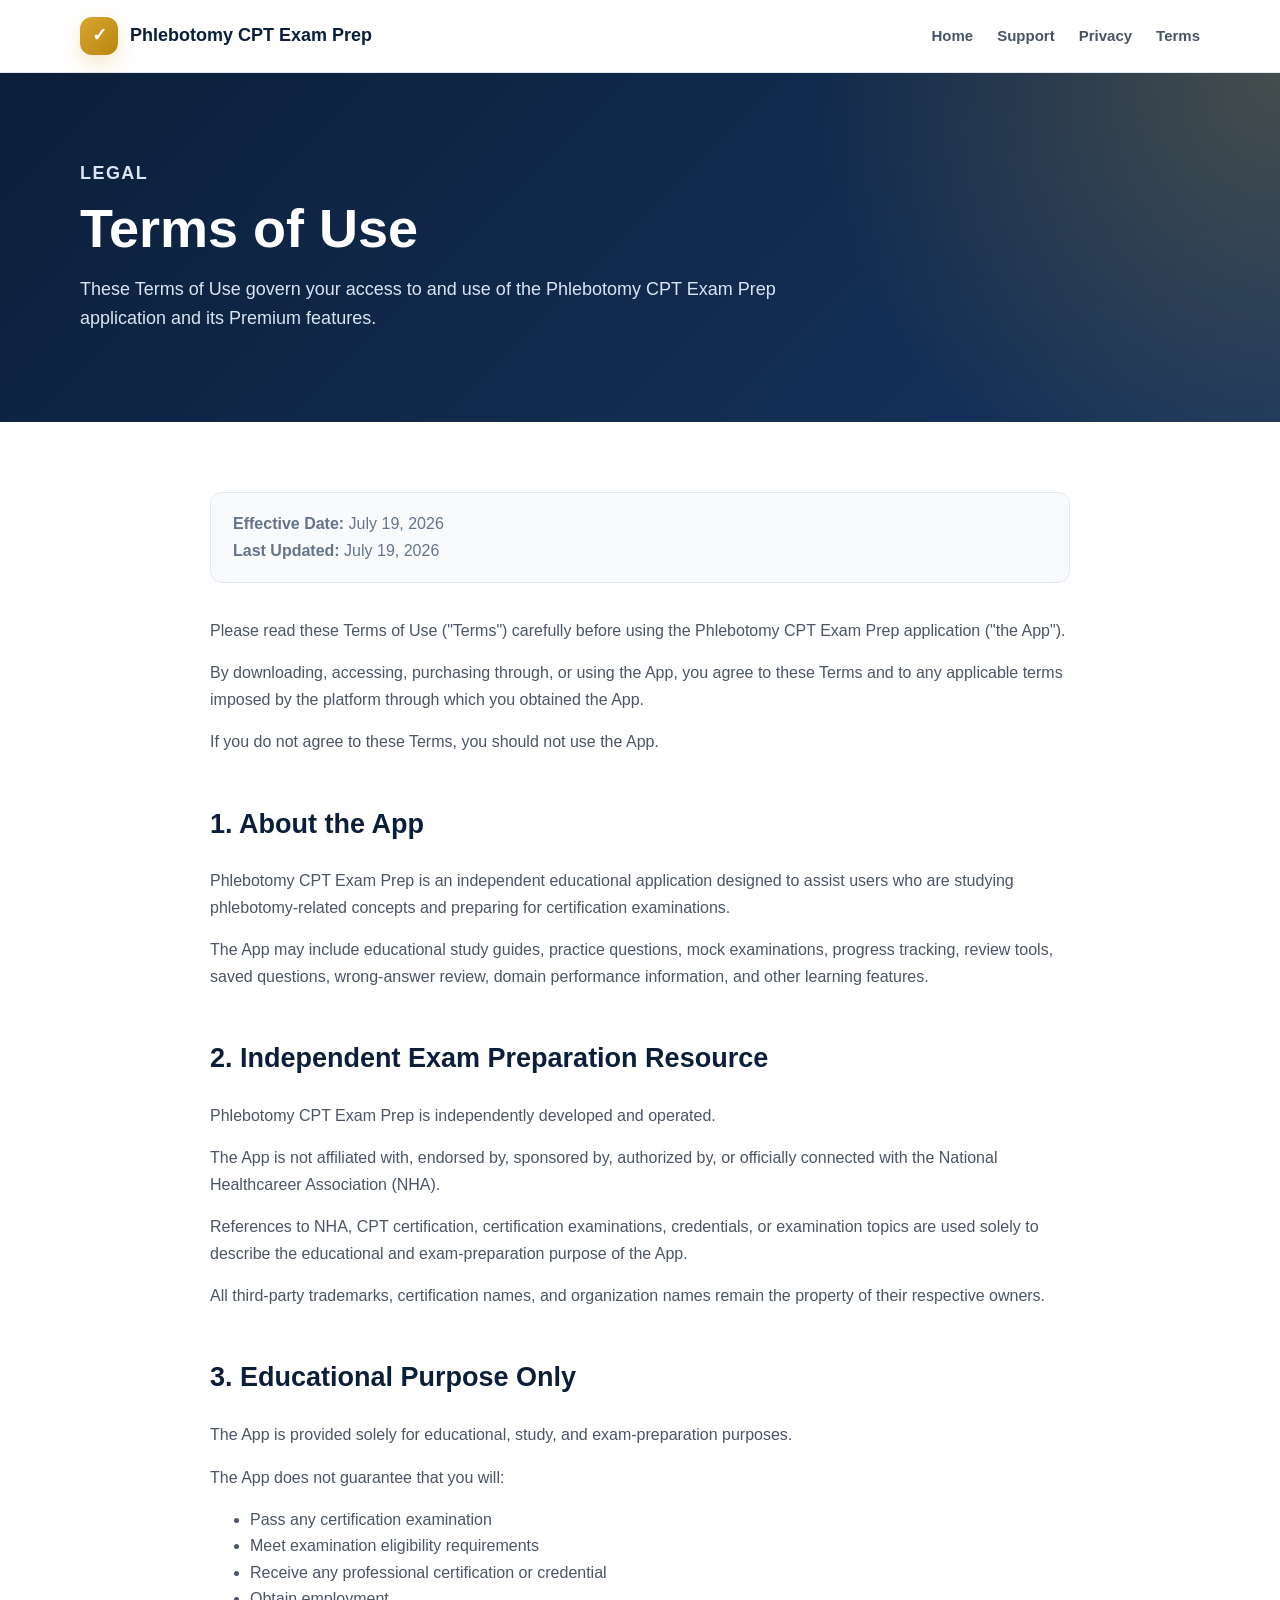
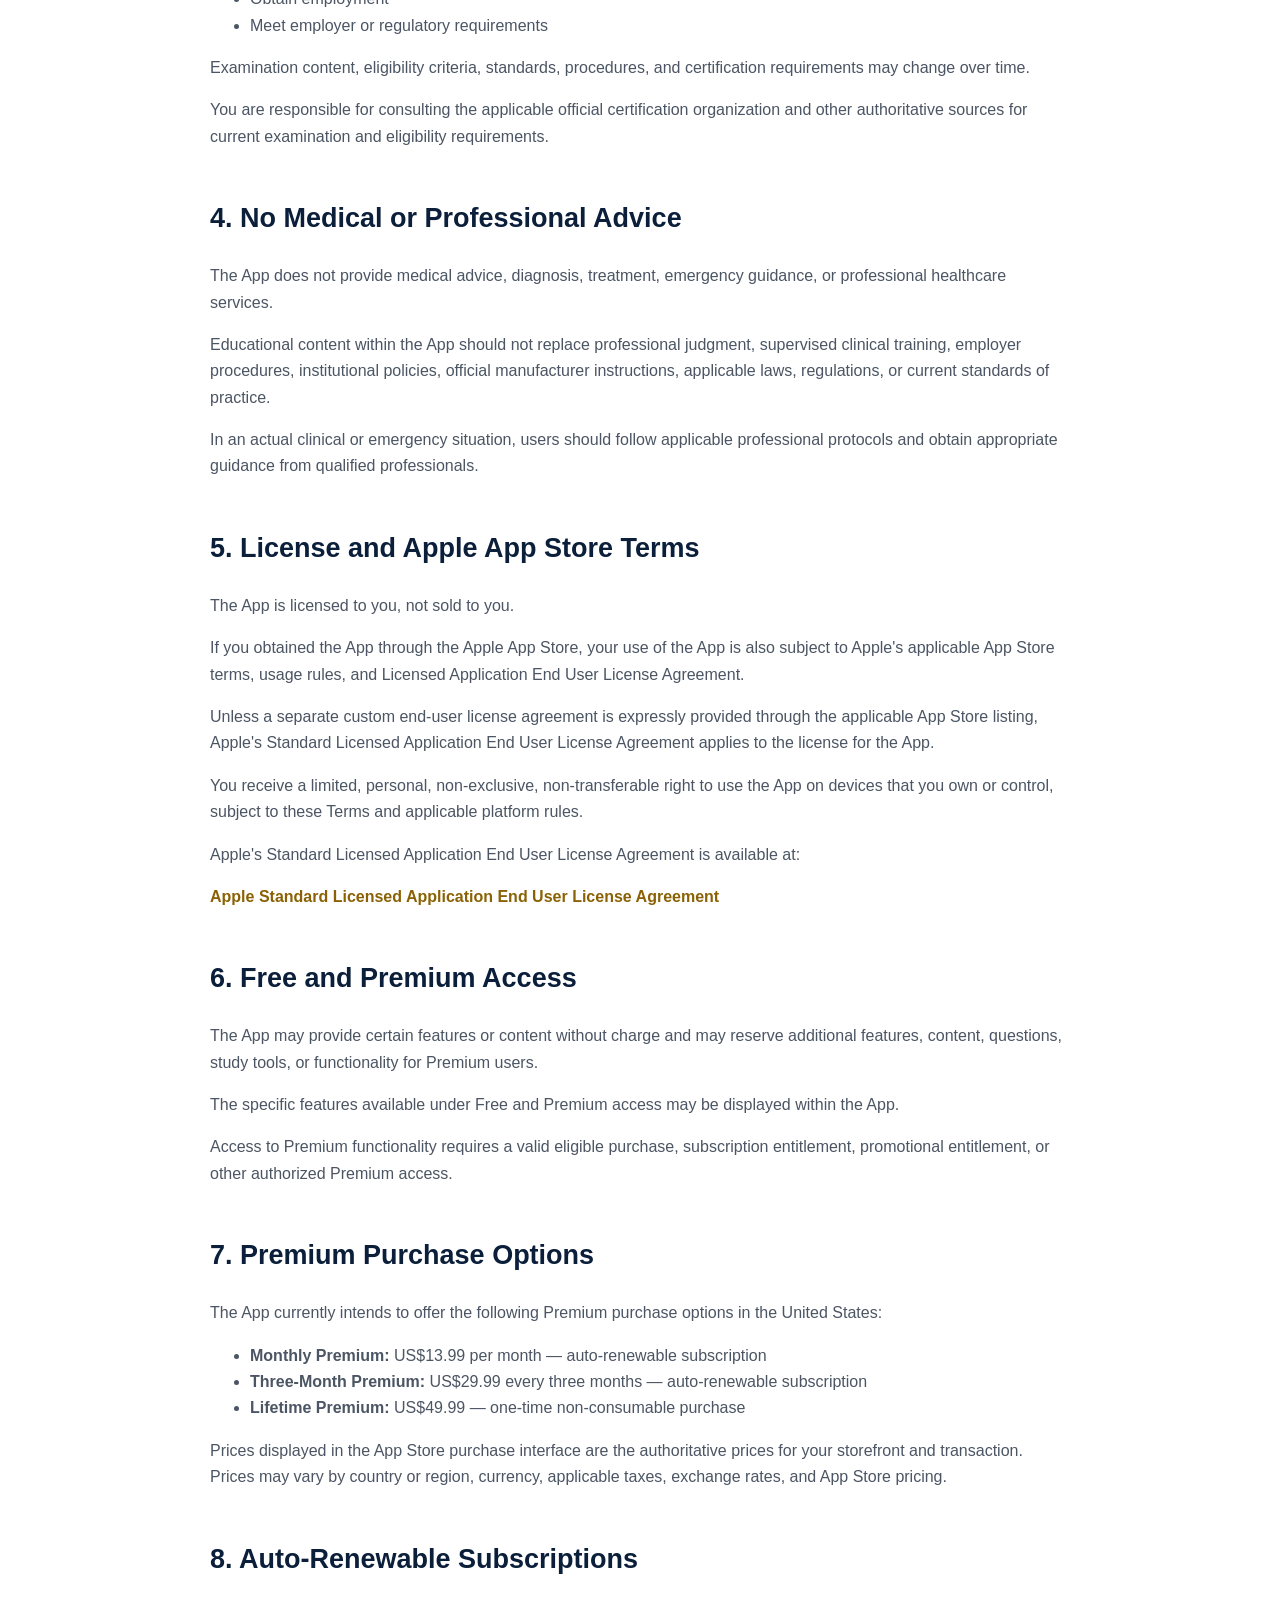
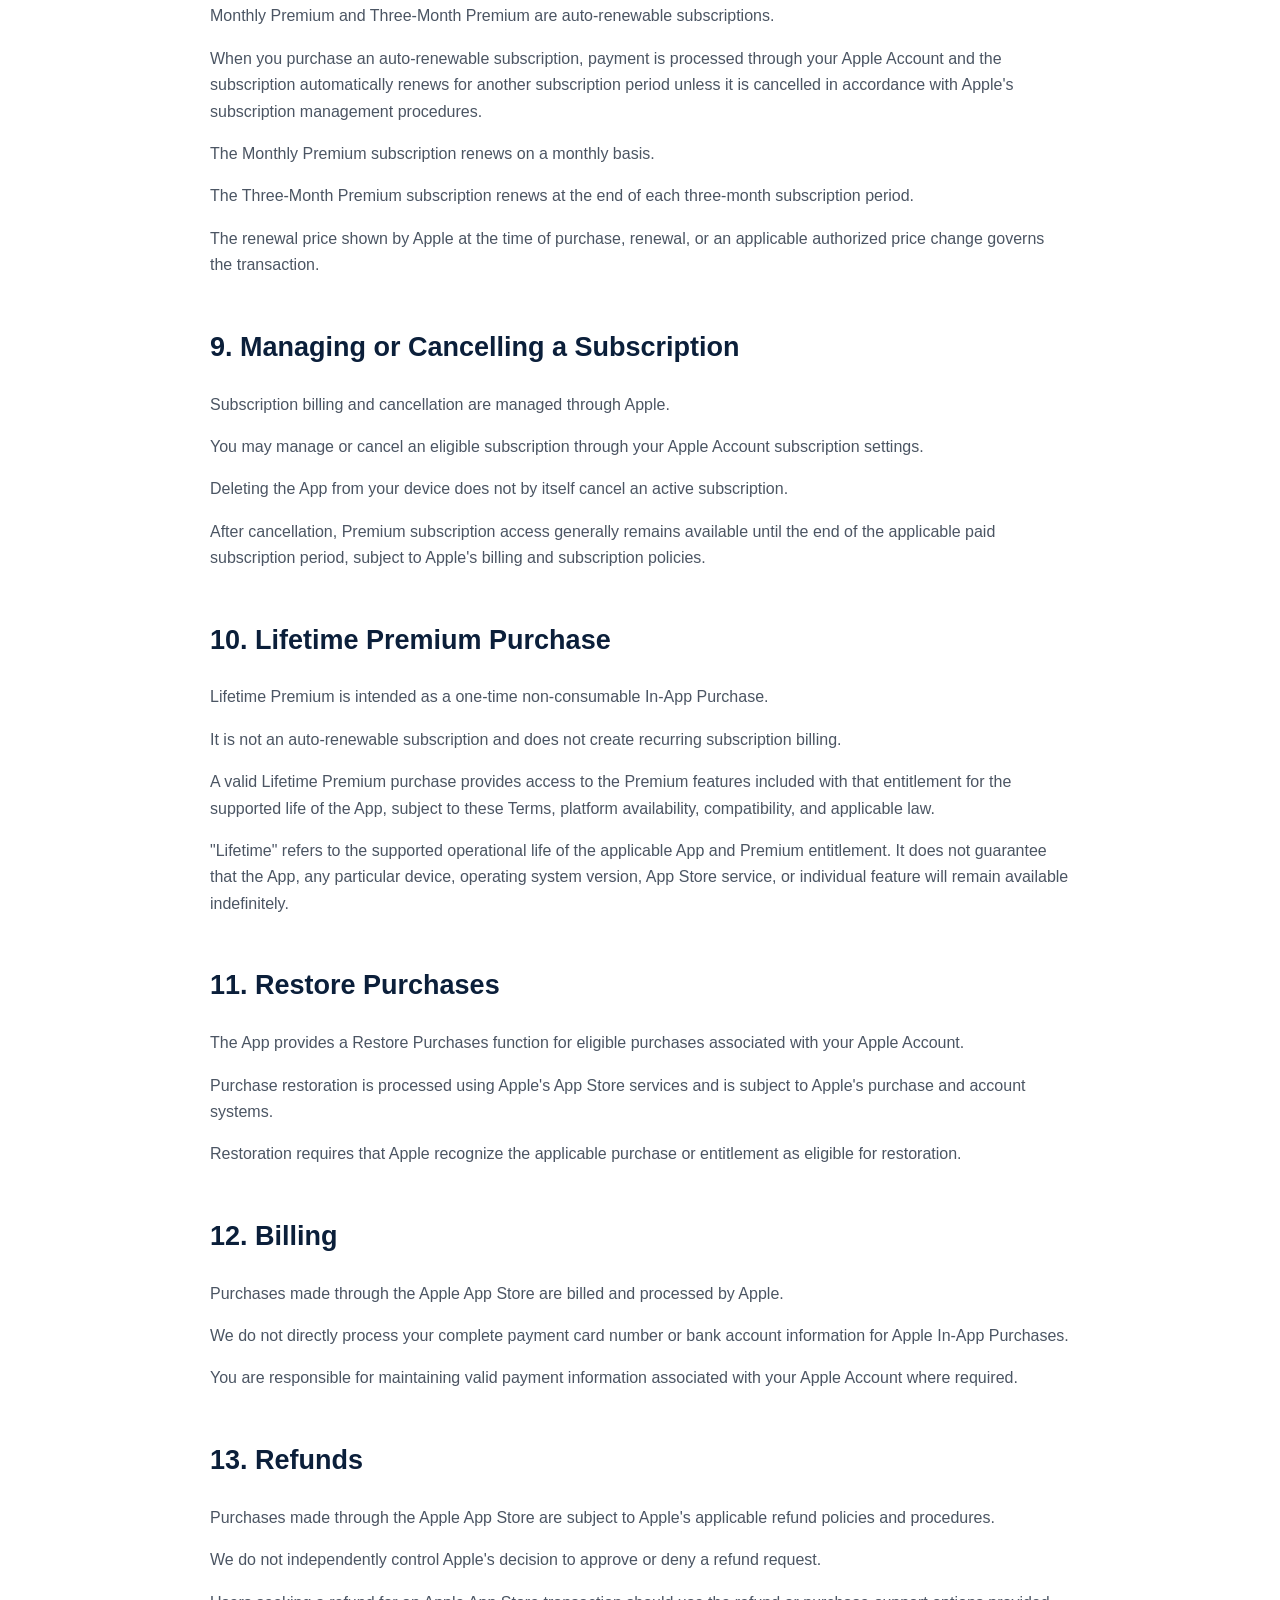
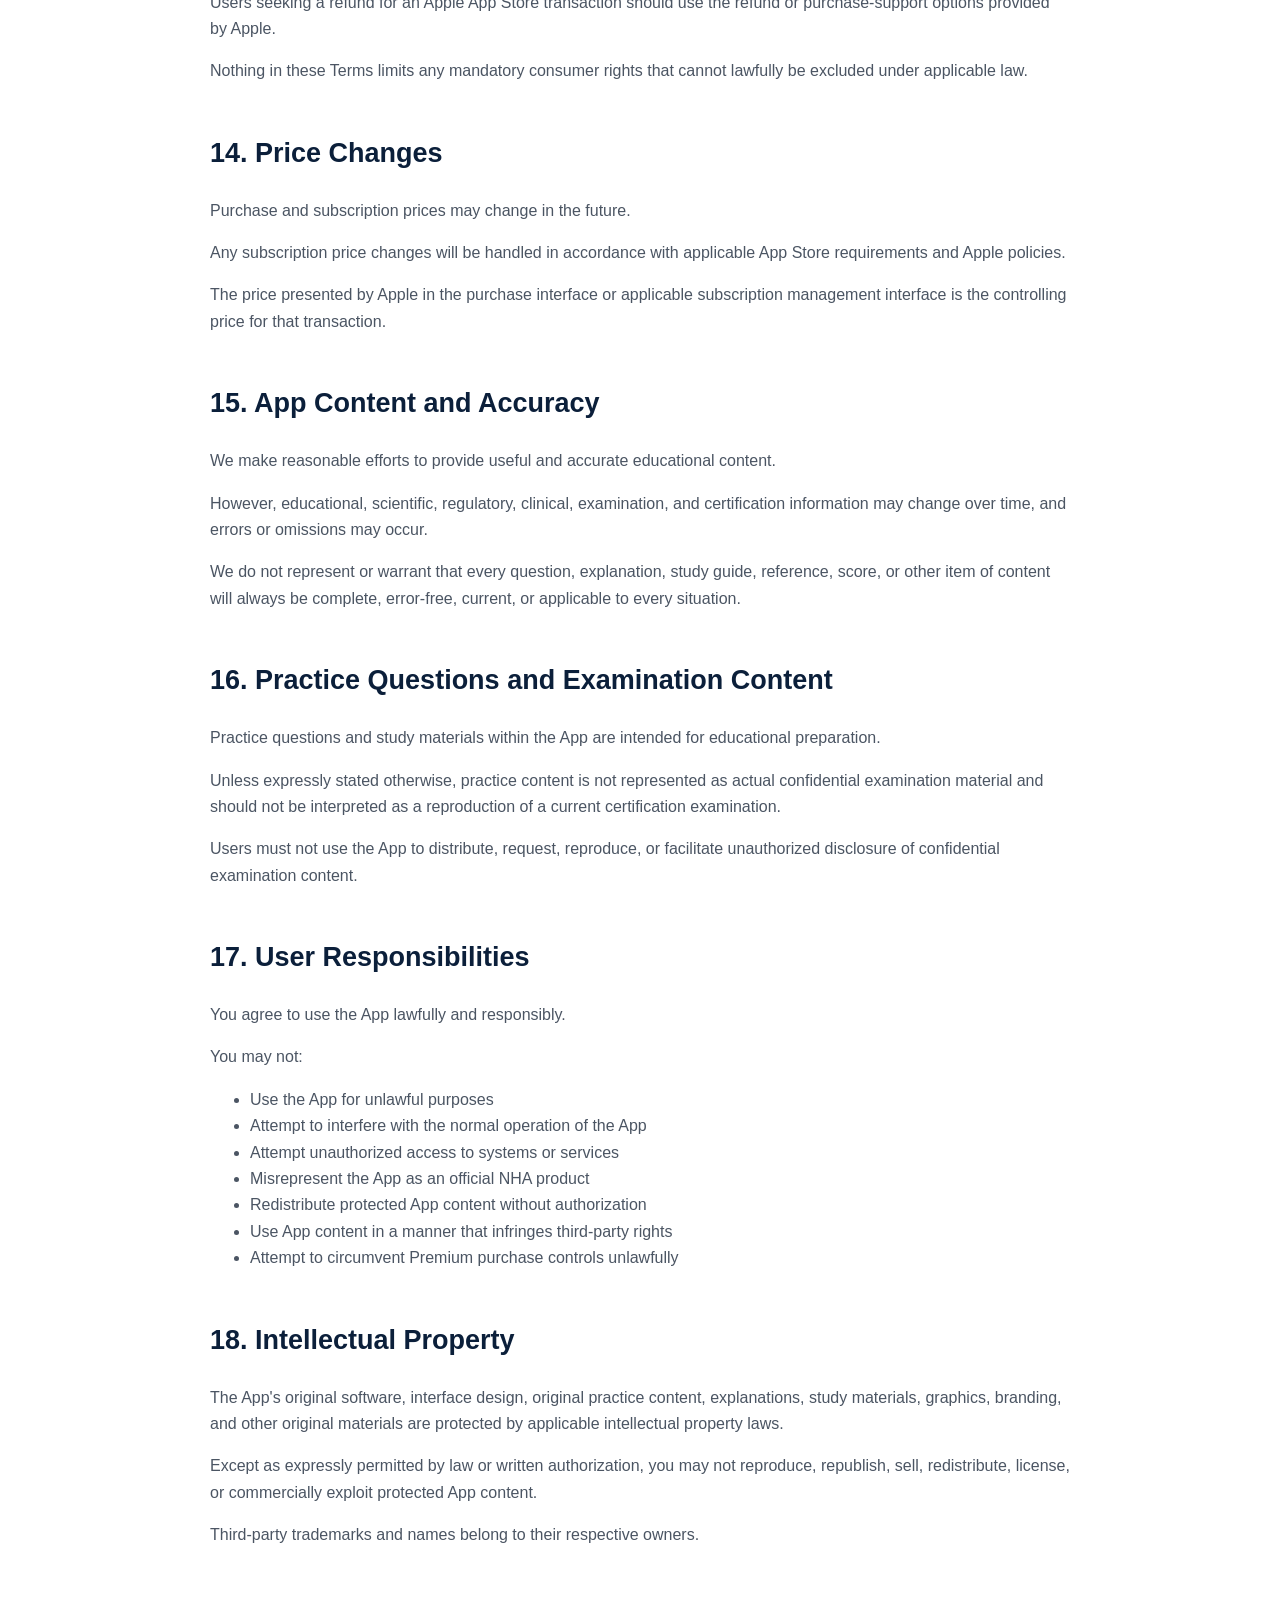
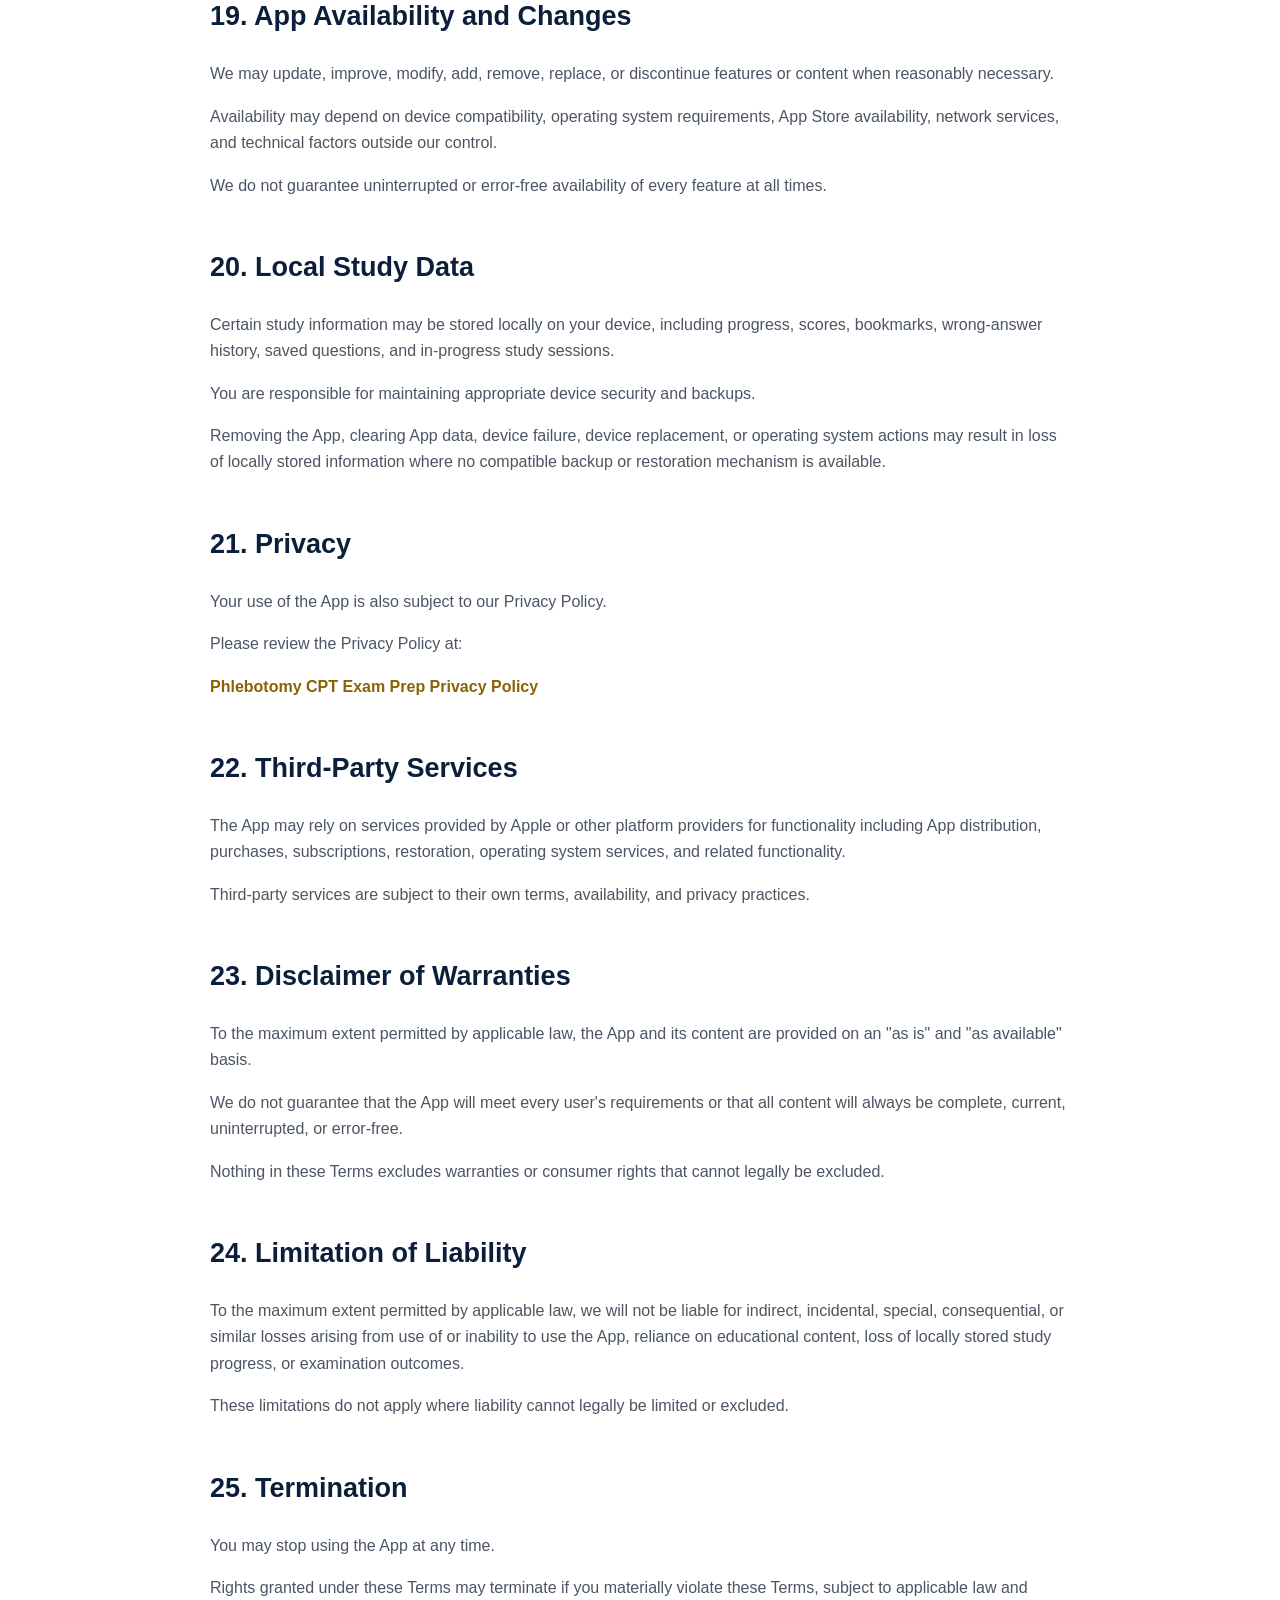
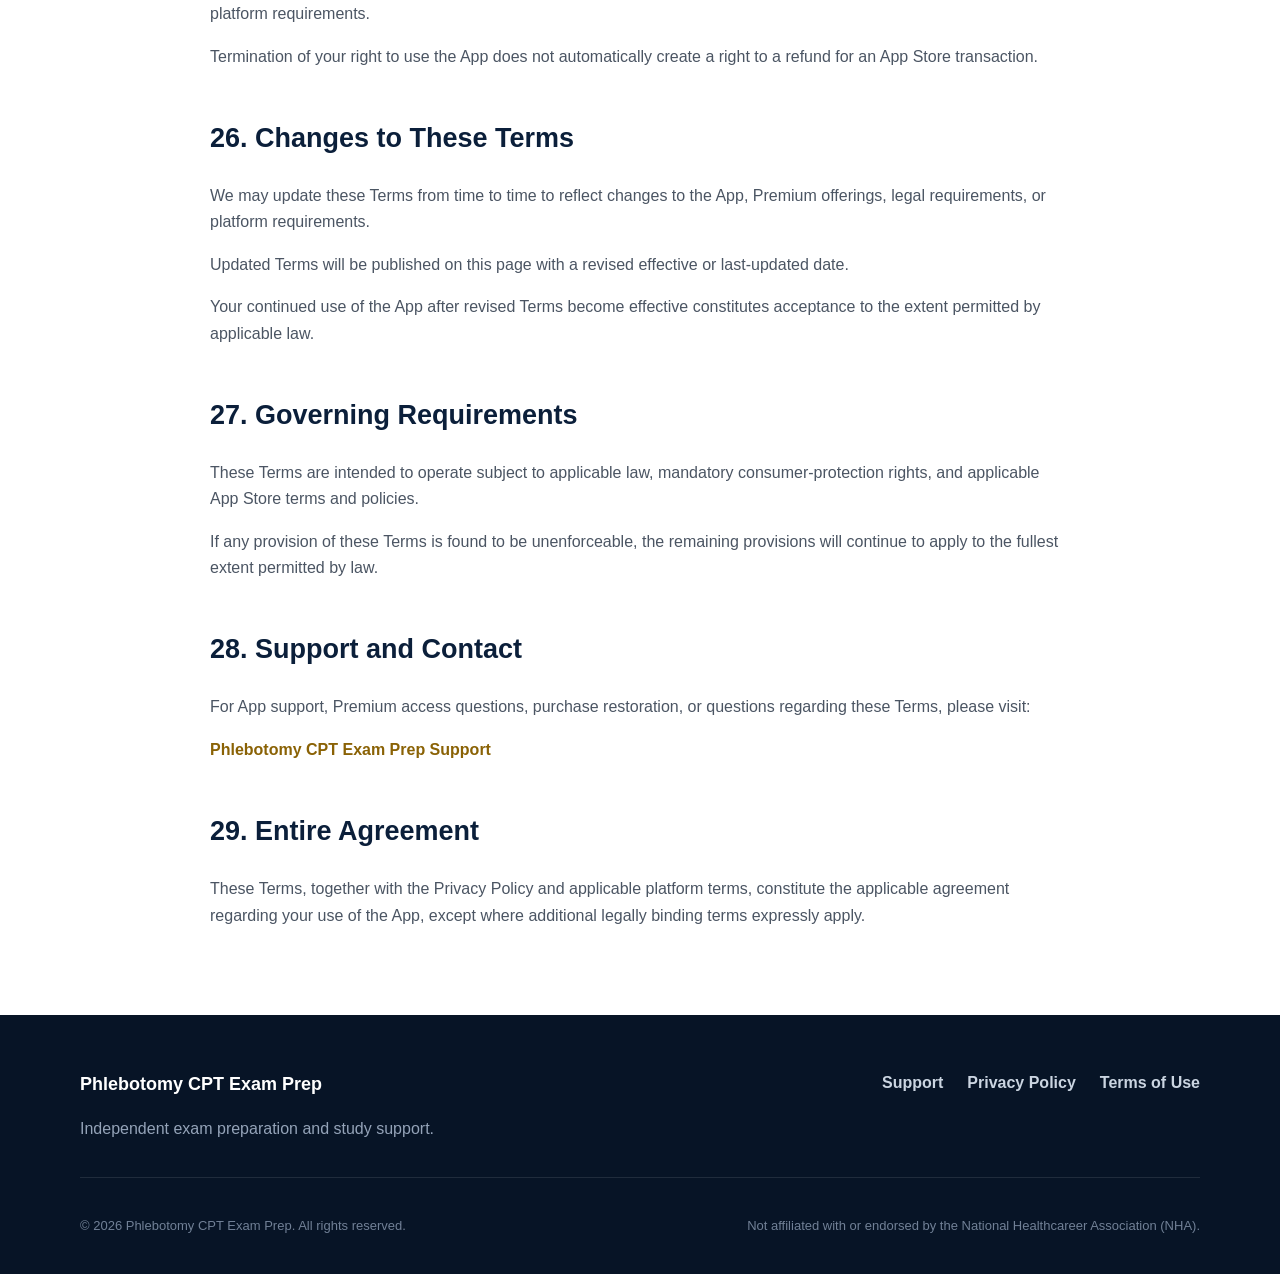
<file: terms.html>
<!DOCTYPE html>
<html lang="en">
<head>
  <meta charset="UTF-8">
  <meta name="viewport" content="width=device-width, initial-scale=1.0">

  <title>Terms of Use | Phlebotomy CPT Exam Prep</title>

  <meta name="description"
        content="Terms of Use for the Phlebotomy CPT Exam Prep application.">

  <link rel="stylesheet" href="styles.css">
</head>

<body>

  <header class="site-header">
    <div class="container nav-container">

      <a class="brand" href="index.html">
        <span class="brand-icon">✓</span>
        <span>Phlebotomy CPT Exam Prep</span>
      </a>

      <nav class="nav-links" aria-label="Main navigation">
        <a href="index.html">Home</a>
        <a href="support.html">Support</a>
        <a href="privacy.html">Privacy</a>
        <a href="terms.html">Terms</a>
      </nav>

    </div>
  </header>


  <main>

    <section class="page-hero">
      <div class="container">

        <p class="eyebrow">Legal</p>

        <h1>Terms of Use</h1>

        <p>
          These Terms of Use govern your access to and use of the
          Phlebotomy CPT Exam Prep application and its Premium features.
        </p>

      </div>
    </section>


    <div class="container">

      <article class="legal-content">

        <div class="legal-meta">
          <strong>Effective Date:</strong> July 19, 2026
          <br>
          <strong>Last Updated:</strong> July 19, 2026
        </div>


        <p>
          Please read these Terms of Use ("Terms") carefully before using
          the Phlebotomy CPT Exam Prep application ("the App").
        </p>

        <p>
          By downloading, accessing, purchasing through, or using the App,
          you agree to these Terms and to any applicable terms imposed by
          the platform through which you obtained the App.
        </p>

        <p>
          If you do not agree to these Terms, you should not use the App.
        </p>


        <h2>1. About the App</h2>

        <p>
          Phlebotomy CPT Exam Prep is an independent educational
          application designed to assist users who are studying
          phlebotomy-related concepts and preparing for certification
          examinations.
        </p>

        <p>
          The App may include educational study guides, practice questions,
          mock examinations, progress tracking, review tools, saved
          questions, wrong-answer review, domain performance information,
          and other learning features.
        </p>


        <h2>2. Independent Exam Preparation Resource</h2>

        <p>
          Phlebotomy CPT Exam Prep is independently developed and operated.
        </p>

        <p>
          The App is not affiliated with, endorsed by, sponsored by,
          authorized by, or officially connected with the National
          Healthcareer Association (NHA).
        </p>

        <p>
          References to NHA, CPT certification, certification examinations,
          credentials, or examination topics are used solely to describe
          the educational and exam-preparation purpose of the App.
        </p>

        <p>
          All third-party trademarks, certification names, and organization
          names remain the property of their respective owners.
        </p>


        <h2>3. Educational Purpose Only</h2>

        <p>
          The App is provided solely for educational, study, and
          exam-preparation purposes.
        </p>

        <p>
          The App does not guarantee that you will:
        </p>

        <ul>
          <li>Pass any certification examination</li>
          <li>Meet examination eligibility requirements</li>
          <li>Receive any professional certification or credential</li>
          <li>Obtain employment</li>
          <li>Meet employer or regulatory requirements</li>
        </ul>

        <p>
          Examination content, eligibility criteria, standards, procedures,
          and certification requirements may change over time.
        </p>

        <p>
          You are responsible for consulting the applicable official
          certification organization and other authoritative sources for
          current examination and eligibility requirements.
        </p>


        <h2>4. No Medical or Professional Advice</h2>

        <p>
          The App does not provide medical advice, diagnosis, treatment,
          emergency guidance, or professional healthcare services.
        </p>

        <p>
          Educational content within the App should not replace professional
          judgment, supervised clinical training, employer procedures,
          institutional policies, official manufacturer instructions,
          applicable laws, regulations, or current standards of practice.
        </p>

        <p>
          In an actual clinical or emergency situation, users should follow
          applicable professional protocols and obtain appropriate guidance
          from qualified professionals.
        </p>


        <h2>5. License and Apple App Store Terms</h2>

        <p>
          The App is licensed to you, not sold to you.
        </p>

        <p>
          If you obtained the App through the Apple App Store, your use of
          the App is also subject to Apple's applicable App Store terms,
          usage rules, and Licensed Application End User License Agreement.
        </p>

        <p>
          Unless a separate custom end-user license agreement is expressly
          provided through the applicable App Store listing, Apple's
          Standard Licensed Application End User License Agreement applies
          to the license for the App.
        </p>

        <p>
          You receive a limited, personal, non-exclusive, non-transferable
          right to use the App on devices that you own or control, subject
          to these Terms and applicable platform rules.
        </p>

        <p>
          Apple's Standard Licensed Application End User License Agreement
          is available at:
        </p>

        <p>
          <a href="https://www.apple.com/legal/internet-services/itunes/dev/stdeula/"
             target="_blank"
             rel="noopener noreferrer">
            Apple Standard Licensed Application End User License Agreement
          </a>
        </p>


        <h2>6. Free and Premium Access</h2>

        <p>
          The App may provide certain features or content without charge
          and may reserve additional features, content, questions, study
          tools, or functionality for Premium users.
        </p>

        <p>
          The specific features available under Free and Premium access
          may be displayed within the App.
        </p>

        <p>
          Access to Premium functionality requires a valid eligible
          purchase, subscription entitlement, promotional entitlement,
          or other authorized Premium access.
        </p>


        <h2>7. Premium Purchase Options</h2>

        <p>
          The App currently intends to offer the following Premium purchase
          options in the United States:
        </p>

        <ul>
          <li>
            <strong>Monthly Premium:</strong>
            US$13.99 per month — auto-renewable subscription
          </li>

          <li>
            <strong>Three-Month Premium:</strong>
            US$29.99 every three months — auto-renewable subscription
          </li>

          <li>
            <strong>Lifetime Premium:</strong>
            US$49.99 — one-time non-consumable purchase
          </li>
        </ul>

        <p>
          Prices displayed in the App Store purchase interface are the
          authoritative prices for your storefront and transaction.
          Prices may vary by country or region, currency, applicable taxes,
          exchange rates, and App Store pricing.
        </p>


        <h2>8. Auto-Renewable Subscriptions</h2>

        <p>
          Monthly Premium and Three-Month Premium are auto-renewable
          subscriptions.
        </p>

        <p>
          When you purchase an auto-renewable subscription, payment is
          processed through your Apple Account and the subscription
          automatically renews for another subscription period unless
          it is cancelled in accordance with Apple's subscription
          management procedures.
        </p>

        <p>
          The Monthly Premium subscription renews on a monthly basis.
        </p>

        <p>
          The Three-Month Premium subscription renews at the end of each
          three-month subscription period.
        </p>

        <p>
          The renewal price shown by Apple at the time of purchase,
          renewal, or an applicable authorized price change governs
          the transaction.
        </p>


        <h2>9. Managing or Cancelling a Subscription</h2>

        <p>
          Subscription billing and cancellation are managed through Apple.
        </p>

        <p>
          You may manage or cancel an eligible subscription through your
          Apple Account subscription settings.
        </p>

        <p>
          Deleting the App from your device does not by itself cancel an
          active subscription.
        </p>

        <p>
          After cancellation, Premium subscription access generally remains
          available until the end of the applicable paid subscription
          period, subject to Apple's billing and subscription policies.
        </p>


        <h2>10. Lifetime Premium Purchase</h2>

        <p>
          Lifetime Premium is intended as a one-time non-consumable
          In-App Purchase.
        </p>

        <p>
          It is not an auto-renewable subscription and does not create
          recurring subscription billing.
        </p>

        <p>
          A valid Lifetime Premium purchase provides access to the Premium
          features included with that entitlement for the supported life
          of the App, subject to these Terms, platform availability,
          compatibility, and applicable law.
        </p>

        <p>
          "Lifetime" refers to the supported operational life of the
          applicable App and Premium entitlement. It does not guarantee
          that the App, any particular device, operating system version,
          App Store service, or individual feature will remain available
          indefinitely.
        </p>


        <h2>11. Restore Purchases</h2>

        <p>
          The App provides a Restore Purchases function for eligible
          purchases associated with your Apple Account.
        </p>

        <p>
          Purchase restoration is processed using Apple's App Store
          services and is subject to Apple's purchase and account systems.
        </p>

        <p>
          Restoration requires that Apple recognize the applicable
          purchase or entitlement as eligible for restoration.
        </p>


        <h2>12. Billing</h2>

        <p>
          Purchases made through the Apple App Store are billed and
          processed by Apple.
        </p>

        <p>
          We do not directly process your complete payment card number
          or bank account information for Apple In-App Purchases.
        </p>

        <p>
          You are responsible for maintaining valid payment information
          associated with your Apple Account where required.
        </p>


        <h2>13. Refunds</h2>

        <p>
          Purchases made through the Apple App Store are subject to
          Apple's applicable refund policies and procedures.
        </p>

        <p>
          We do not independently control Apple's decision to approve
          or deny a refund request.
        </p>

        <p>
          Users seeking a refund for an Apple App Store transaction
          should use the refund or purchase-support options provided
          by Apple.
        </p>

        <p>
          Nothing in these Terms limits any mandatory consumer rights
          that cannot lawfully be excluded under applicable law.
        </p>


        <h2>14. Price Changes</h2>

        <p>
          Purchase and subscription prices may change in the future.
        </p>

        <p>
          Any subscription price changes will be handled in accordance
          with applicable App Store requirements and Apple policies.
        </p>

        <p>
          The price presented by Apple in the purchase interface or
          applicable subscription management interface is the controlling
          price for that transaction.
        </p>


        <h2>15. App Content and Accuracy</h2>

        <p>
          We make reasonable efforts to provide useful and accurate
          educational content.
        </p>

        <p>
          However, educational, scientific, regulatory, clinical,
          examination, and certification information may change over time,
          and errors or omissions may occur.
        </p>

        <p>
          We do not represent or warrant that every question, explanation,
          study guide, reference, score, or other item of content will
          always be complete, error-free, current, or applicable to every
          situation.
        </p>


        <h2>16. Practice Questions and Examination Content</h2>

        <p>
          Practice questions and study materials within the App are
          intended for educational preparation.
        </p>

        <p>
          Unless expressly stated otherwise, practice content is not
          represented as actual confidential examination material and
          should not be interpreted as a reproduction of a current
          certification examination.
        </p>

        <p>
          Users must not use the App to distribute, request, reproduce,
          or facilitate unauthorized disclosure of confidential
          examination content.
        </p>


        <h2>17. User Responsibilities</h2>

        <p>
          You agree to use the App lawfully and responsibly.
        </p>

        <p>
          You may not:
        </p>

        <ul>
          <li>Use the App for unlawful purposes</li>
          <li>Attempt to interfere with the normal operation of the App</li>
          <li>Attempt unauthorized access to systems or services</li>
          <li>Misrepresent the App as an official NHA product</li>
          <li>Redistribute protected App content without authorization</li>
          <li>Use App content in a manner that infringes third-party rights</li>
          <li>Attempt to circumvent Premium purchase controls unlawfully</li>
        </ul>


        <h2>18. Intellectual Property</h2>

        <p>
          The App's original software, interface design, original practice
          content, explanations, study materials, graphics, branding, and
          other original materials are protected by applicable intellectual
          property laws.
        </p>

        <p>
          Except as expressly permitted by law or written authorization,
          you may not reproduce, republish, sell, redistribute, license,
          or commercially exploit protected App content.
        </p>

        <p>
          Third-party trademarks and names belong to their respective
          owners.
        </p>


        <h2>19. App Availability and Changes</h2>

        <p>
          We may update, improve, modify, add, remove, replace, or
          discontinue features or content when reasonably necessary.
        </p>

        <p>
          Availability may depend on device compatibility, operating system
          requirements, App Store availability, network services, and
          technical factors outside our control.
        </p>

        <p>
          We do not guarantee uninterrupted or error-free availability of
          every feature at all times.
        </p>


        <h2>20. Local Study Data</h2>

        <p>
          Certain study information may be stored locally on your device,
          including progress, scores, bookmarks, wrong-answer history,
          saved questions, and in-progress study sessions.
        </p>

        <p>
          You are responsible for maintaining appropriate device security
          and backups.
        </p>

        <p>
          Removing the App, clearing App data, device failure, device
          replacement, or operating system actions may result in loss of
          locally stored information where no compatible backup or
          restoration mechanism is available.
        </p>


        <h2>21. Privacy</h2>

        <p>
          Your use of the App is also subject to our Privacy Policy.
        </p>

        <p>
          Please review the Privacy Policy at:
        </p>

        <p>
          <a href="privacy.html">
            Phlebotomy CPT Exam Prep Privacy Policy
          </a>
        </p>


        <h2>22. Third-Party Services</h2>

        <p>
          The App may rely on services provided by Apple or other platform
          providers for functionality including App distribution,
          purchases, subscriptions, restoration, operating system
          services, and related functionality.
        </p>

        <p>
          Third-party services are subject to their own terms,
          availability, and privacy practices.
        </p>


        <h2>23. Disclaimer of Warranties</h2>

        <p>
          To the maximum extent permitted by applicable law, the App and
          its content are provided on an "as is" and "as available" basis.
        </p>

        <p>
          We do not guarantee that the App will meet every user's
          requirements or that all content will always be complete,
          current, uninterrupted, or error-free.
        </p>

        <p>
          Nothing in these Terms excludes warranties or consumer rights
          that cannot legally be excluded.
        </p>


        <h2>24. Limitation of Liability</h2>

        <p>
          To the maximum extent permitted by applicable law, we will not
          be liable for indirect, incidental, special, consequential, or
          similar losses arising from use of or inability to use the App,
          reliance on educational content, loss of locally stored study
          progress, or examination outcomes.
        </p>

        <p>
          These limitations do not apply where liability cannot legally
          be limited or excluded.
        </p>


        <h2>25. Termination</h2>

        <p>
          You may stop using the App at any time.
        </p>

        <p>
          Rights granted under these Terms may terminate if you materially
          violate these Terms, subject to applicable law and platform
          requirements.
        </p>

        <p>
          Termination of your right to use the App does not automatically
          create a right to a refund for an App Store transaction.
        </p>


        <h2>26. Changes to These Terms</h2>

        <p>
          We may update these Terms from time to time to reflect changes
          to the App, Premium offerings, legal requirements, or platform
          requirements.
        </p>

        <p>
          Updated Terms will be published on this page with a revised
          effective or last-updated date.
        </p>

        <p>
          Your continued use of the App after revised Terms become
          effective constitutes acceptance to the extent permitted by
          applicable law.
        </p>


        <h2>27. Governing Requirements</h2>

        <p>
          These Terms are intended to operate subject to applicable law,
          mandatory consumer-protection rights, and applicable App Store
          terms and policies.
        </p>

        <p>
          If any provision of these Terms is found to be unenforceable,
          the remaining provisions will continue to apply to the fullest
          extent permitted by law.
        </p>


        <h2>28. Support and Contact</h2>

        <p>
          For App support, Premium access questions, purchase restoration,
          or questions regarding these Terms, please visit:
        </p>

        <p>
          <a href="support.html">
            Phlebotomy CPT Exam Prep Support
          </a>
        </p>


        <h2>29. Entire Agreement</h2>

        <p>
          These Terms, together with the Privacy Policy and applicable
          platform terms, constitute the applicable agreement regarding
          your use of the App, except where additional legally binding
          terms expressly apply.
        </p>

      </article>

    </div>

  </main>


  <footer class="site-footer">

    <div class="container footer-content">

      <div>
        <strong>Phlebotomy CPT Exam Prep</strong>

        <p>
          Independent exam preparation and study support.
        </p>
      </div>

      <div class="footer-links">
        <a href="support.html">Support</a>
        <a href="privacy.html">Privacy Policy</a>
        <a href="terms.html">Terms of Use</a>
      </div>

    </div>


    <div class="container footer-bottom">

      <p>
        © 2026 Phlebotomy CPT Exam Prep. All rights reserved.
      </p>

      <p>
        Not affiliated with or endorsed by the National Healthcareer
        Association (NHA).
      </p>

    </div>

  </footer>

</body>
</html>
</file>
<file: styles.css>
:root {
  --navy: #0b1f3a;
  --navy-soft: #16345f;
  --gold: #d8a62e;
  --gold-light: #f4d77d;
  --text: #1e293b;
  --muted: #64748b;
  --background: #ffffff;
  --surface: #f8fafc;
  --border: #e2e8f0;
  --shadow: 0 18px 45px rgba(15, 23, 42, 0.08);
}

* {
  box-sizing: border-box;
}

html {
  scroll-behavior: smooth;
}

body {
  margin: 0;
  font-family:
    -apple-system,
    BlinkMacSystemFont,
    "Segoe UI",
    Roboto,
    Helvetica,
    Arial,
    sans-serif;
  color: var(--text);
  background: var(--background);
  line-height: 1.65;
}

a {
  color: inherit;
  text-decoration: none;
}

.container {
  width: min(1120px, calc(100% - 40px));
  margin: 0 auto;
}


/* HEADER */

.site-header {
  position: sticky;
  top: 0;
  z-index: 100;
  background: rgba(255, 255, 255, 0.96);
  border-bottom: 1px solid var(--border);
  backdrop-filter: blur(14px);
}

.nav-container {
  min-height: 72px;
  display: flex;
  align-items: center;
  justify-content: space-between;
  gap: 24px;
}

.brand {
  display: flex;
  align-items: center;
  gap: 12px;
  font-size: 18px;
  font-weight: 750;
  color: var(--navy);
}

.brand-icon {
  width: 38px;
  height: 38px;
  display: inline-flex;
  align-items: center;
  justify-content: center;
  border-radius: 12px;
  color: white;
  background: linear-gradient(
    135deg,
    var(--gold),
    #b98610
  );
  font-weight: 900;
  box-shadow: 0 8px 20px rgba(216, 166, 46, 0.25);
}

.nav-links {
  display: flex;
  align-items: center;
  gap: 24px;
}

.nav-links a {
  color: #475569;
  font-size: 15px;
  font-weight: 650;
  transition: color 0.2s ease;
}

.nav-links a:hover {
  color: var(--gold);
}


/* HERO */

.hero {
  position: relative;
  overflow: hidden;
  padding: 110px 0 105px;
  color: white;
  background:
    radial-gradient(
      circle at top right,
      rgba(216, 166, 46, 0.28),
      transparent 35%
    ),
    linear-gradient(
      135deg,
      #08182e 0%,
      #0b1f3a 50%,
      #16345f 100%
    );
}

.hero::after {
  content: "";
  position: absolute;
  width: 320px;
  height: 320px;
  right: -110px;
  bottom: -150px;
  border-radius: 50%;
  border: 55px solid rgba(255, 255, 255, 0.035);
}

.hero-content {
  position: relative;
  z-index: 2;
  max-width: 820px;
  text-align: center;
}

.hero-badge {
  display: inline-block;
  margin-bottom: 22px;
  padding: 8px 16px;
  border-radius: 999px;
  border: 1px solid rgba(244, 215, 125, 0.4);
  background: rgba(216, 166, 46, 0.12);
  color: var(--gold-light);
  font-size: 14px;
  font-weight: 750;
  letter-spacing: 0.05em;
  text-transform: uppercase;
}

.hero h1 {
  margin: 0;
  font-size: clamp(42px, 6vw, 72px);
  line-height: 1.08;
  letter-spacing: -0.04em;
}

.hero-subtitle {
  max-width: 700px;
  margin: 24px auto 0;
  color: #dbe5f1;
  font-size: 20px;
}

.hero-actions {
  margin-top: 36px;
  display: flex;
  justify-content: center;
  flex-wrap: wrap;
  gap: 14px;
}


/* BUTTONS */

.button {
  display: inline-flex;
  align-items: center;
  justify-content: center;
  min-height: 50px;
  padding: 0 24px;
  border-radius: 12px;
  font-weight: 750;
  transition:
    transform 0.2s ease,
    box-shadow 0.2s ease,
    background 0.2s ease;
}

.button:hover {
  transform: translateY(-2px);
}

.button-primary {
  color: #172033;
  background: linear-gradient(
    135deg,
    var(--gold-light),
    var(--gold)
  );
  box-shadow: 0 10px 25px rgba(216, 166, 46, 0.25);
}

.button-secondary {
  color: white;
  border: 1px solid rgba(255, 255, 255, 0.3);
  background: rgba(255, 255, 255, 0.08);
}


/* SECTIONS */

.section {
  padding: 90px 0;
}

.section-light {
  background: var(--surface);
}

.section-heading {
  max-width: 720px;
  margin: 0 auto 50px;
  text-align: center;
}

.eyebrow {
  margin-bottom: 8px;
  color: #a47712;
  font-size: 14px;
  font-weight: 800;
  text-transform: uppercase;
  letter-spacing: 0.08em;
}

.section-heading h2,
.premium-panel h2,
.disclaimer-box h2 {
  margin-top: 0;
  margin-bottom: 14px;
  color: var(--navy);
  font-size: clamp(28px, 4vw, 40px);
  line-height: 1.2;
  letter-spacing: -0.025em;
}

.section-heading p {
  margin: 0;
  color: var(--muted);
  font-size: 17px;
}


/* CARDS */

.card-grid {
  display: grid;
  grid-template-columns: repeat(3, 1fr);
  gap: 24px;
}

.info-card {
  display: block;
  padding: 32px;
  border: 1px solid var(--border);
  border-radius: 20px;
  background: white;
  box-shadow: 0 8px 30px rgba(15, 23, 42, 0.045);
  transition:
    transform 0.25s ease,
    box-shadow 0.25s ease,
    border-color 0.25s ease;
}

.info-card:hover {
  transform: translateY(-5px);
  border-color: rgba(216, 166, 46, 0.55);
  box-shadow: var(--shadow);
}

.card-icon {
  width: 52px;
  height: 52px;
  margin-bottom: 24px;
  display: flex;
  align-items: center;
  justify-content: center;
  border-radius: 15px;
  background: #fff8e5;
  color: #a47712;
  font-size: 24px;
  font-weight: 900;
}

.info-card h3 {
  margin: 0 0 12px;
  color: var(--navy);
  font-size: 22px;
}

.info-card p {
  margin: 0 0 22px;
  color: var(--muted);
}

.card-link {
  color: #9a6c06;
  font-weight: 750;
}


/* PREMIUM PANEL */

.premium-panel {
  display: grid;
  grid-template-columns: 1fr auto;
  align-items: center;
  gap: 50px;
  padding: 48px;
  border-radius: 24px;
  background:
    linear-gradient(
      135deg,
      #ffffff,
      #fffaf0
    );
  border: 1px solid #ead9a6;
  box-shadow: var(--shadow);
}

.premium-panel p {
  max-width: 720px;
  color: var(--muted);
}

.premium-action {
  white-space: nowrap;
}


/* DISCLAIMER */

.disclaimer-box {
  max-width: 900px;
  margin: 0 auto;
  padding: 42px;
  border-radius: 20px;
  border-left: 5px solid var(--gold);
  background: #fffaf0;
}

.disclaimer-box p {
  color: #596579;
}


/* LEGAL PAGES */

.page-hero {
  padding: 70px 0;
  color: white;
  background:
    radial-gradient(
      circle at top right,
      rgba(216, 166, 46, 0.25),
      transparent 35%
    ),
    linear-gradient(
      135deg,
      var(--navy),
      var(--navy-soft)
    );
}

.page-hero h1 {
  margin: 0;
  font-size: clamp(36px, 6vw, 54px);
  line-height: 1.15;
}

.page-hero p {
  max-width: 700px;
  margin-top: 16px;
  color: #dbe5f1;
  font-size: 18px;
}

.legal-content {
  max-width: 860px;
  margin: 0 auto;
  padding: 70px 0;
}

.legal-content h2 {
  margin-top: 46px;
  color: var(--navy);
  font-size: 27px;
}

.legal-content h3 {
  margin-top: 30px;
  color: var(--navy-soft);
}

.legal-content p,
.legal-content li {
  color: #4b5563;
}

.legal-content a {
  color: #8a6205;
  font-weight: 700;
}

.legal-meta {
  margin-bottom: 35px;
  padding: 18px 22px;
  border-radius: 12px;
  background: var(--surface);
  border: 1px solid var(--border);
  color: var(--muted);
}


/* FOOTER */

.site-footer {
  padding: 55px 0 25px;
  color: #cbd5e1;
  background: #071426;
}

.footer-content {
  display: flex;
  justify-content: space-between;
  gap: 40px;
  padding-bottom: 35px;
}

.footer-content strong {
  color: white;
  font-size: 18px;
}

.footer-content p {
  margin-bottom: 0;
  color: #94a3b8;
}

.footer-links {
  display: flex;
  flex-wrap: wrap;
  gap: 24px;
}

.footer-links a {
  color: #cbd5e1;
  font-weight: 650;
}

.footer-links a:hover {
  color: var(--gold-light);
}

.footer-bottom {
  padding-top: 24px;
  border-top: 1px solid rgba(255, 255, 255, 0.1);
  display: flex;
  justify-content: space-between;
  gap: 30px;
  color: #718096;
  font-size: 13px;
}


/* MOBILE */

@media (max-width: 820px) {

  .nav-container {
    padding: 16px 0;
    align-items: flex-start;
    flex-direction: column;
  }

  .nav-links {
    width: 100%;
    gap: 18px;
    overflow-x: auto;
    padding-bottom: 4px;
  }

  .hero {
    padding: 80px 0;
  }

  .hero-subtitle {
    font-size: 18px;
  }

  .card-grid {
    grid-template-columns: 1fr;
  }

  .premium-panel {
    grid-template-columns: 1fr;
    gap: 24px;
    padding: 32px;
  }

  .premium-action {
    white-space: normal;
  }

  .footer-content,
  .footer-bottom {
    flex-direction: column;
  }

}


@media (max-width: 520px) {

  .container {
    width: min(100% - 28px, 1120px);
  }

  .brand {
    font-size: 16px;
  }

  .hero {
    padding: 65px 0;
  }

  .hero-actions {
    flex-direction: column;
  }

  .button {
    width: 100%;
  }

  .section {
    padding: 65px 0;
  }

  .info-card {
    padding: 26px;
  }

  .premium-panel,
  .disclaimer-box {
    padding: 26px;
  }

}
</file>
